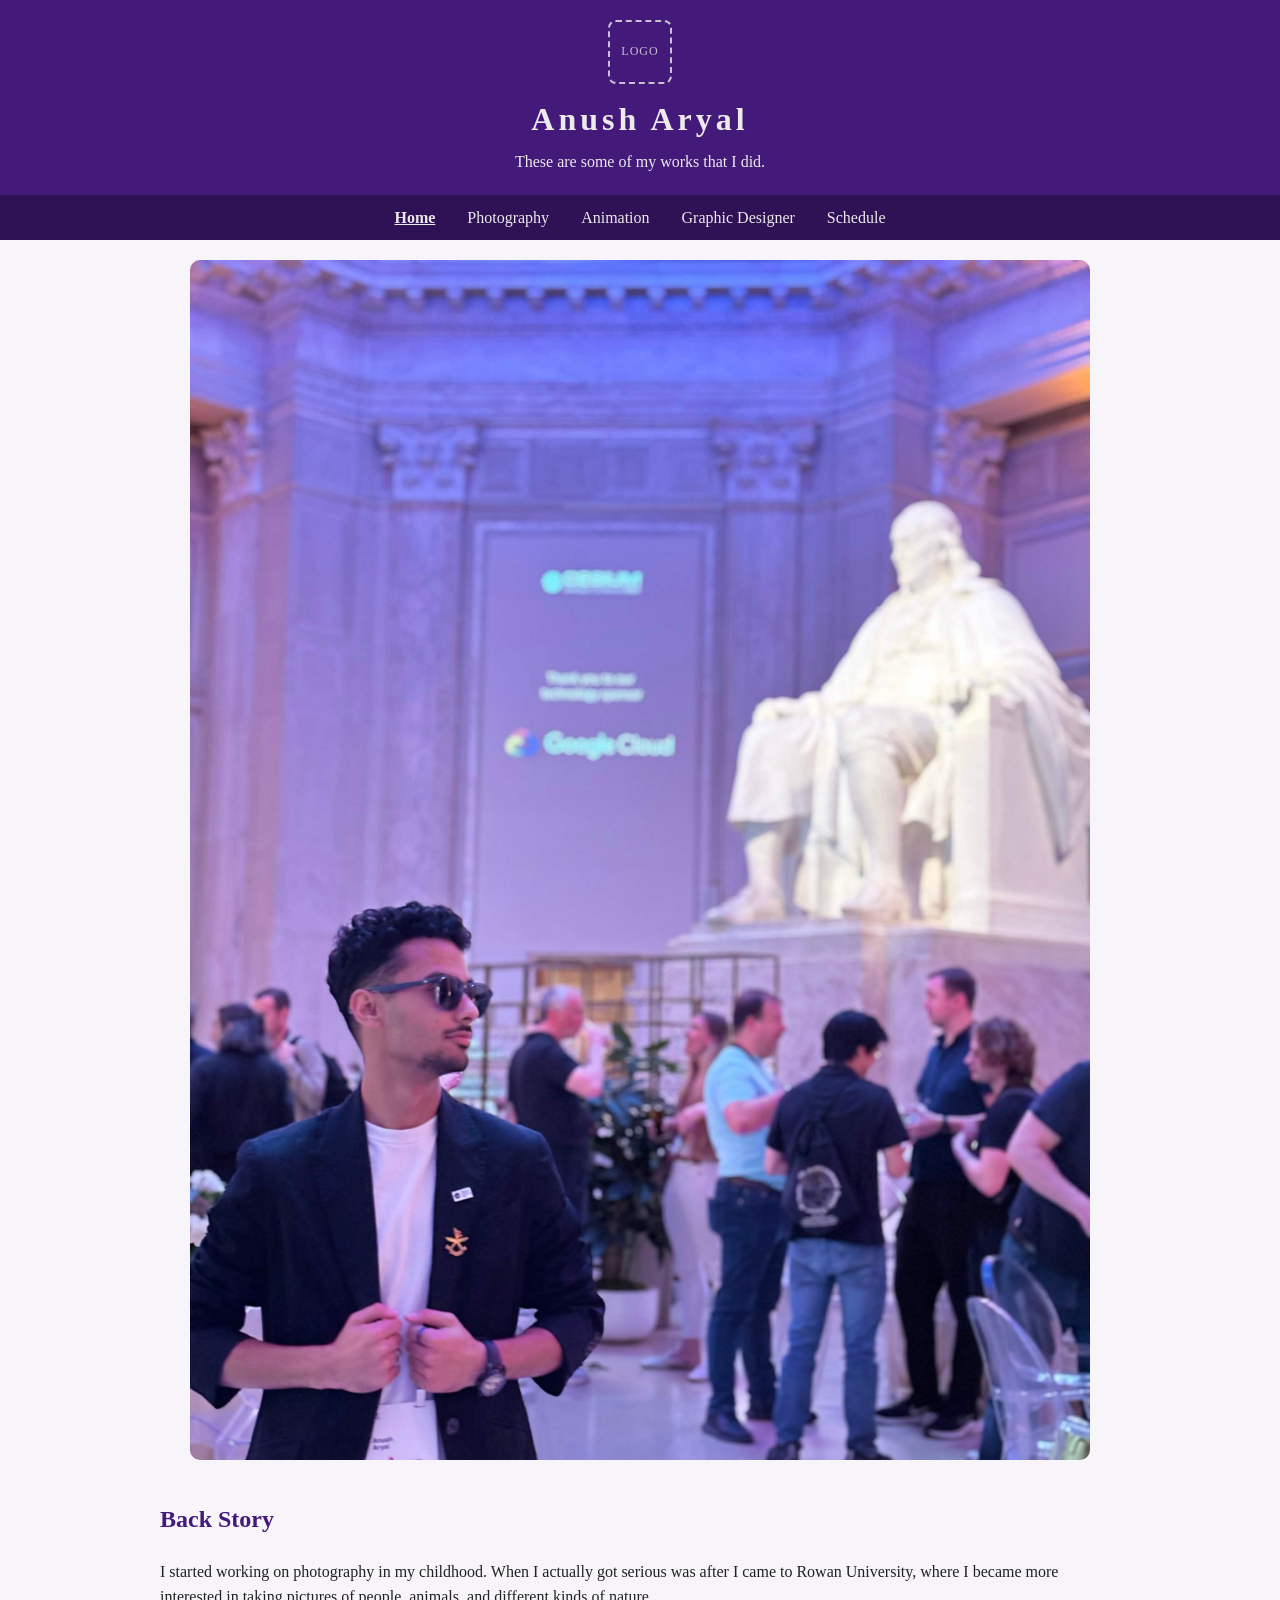
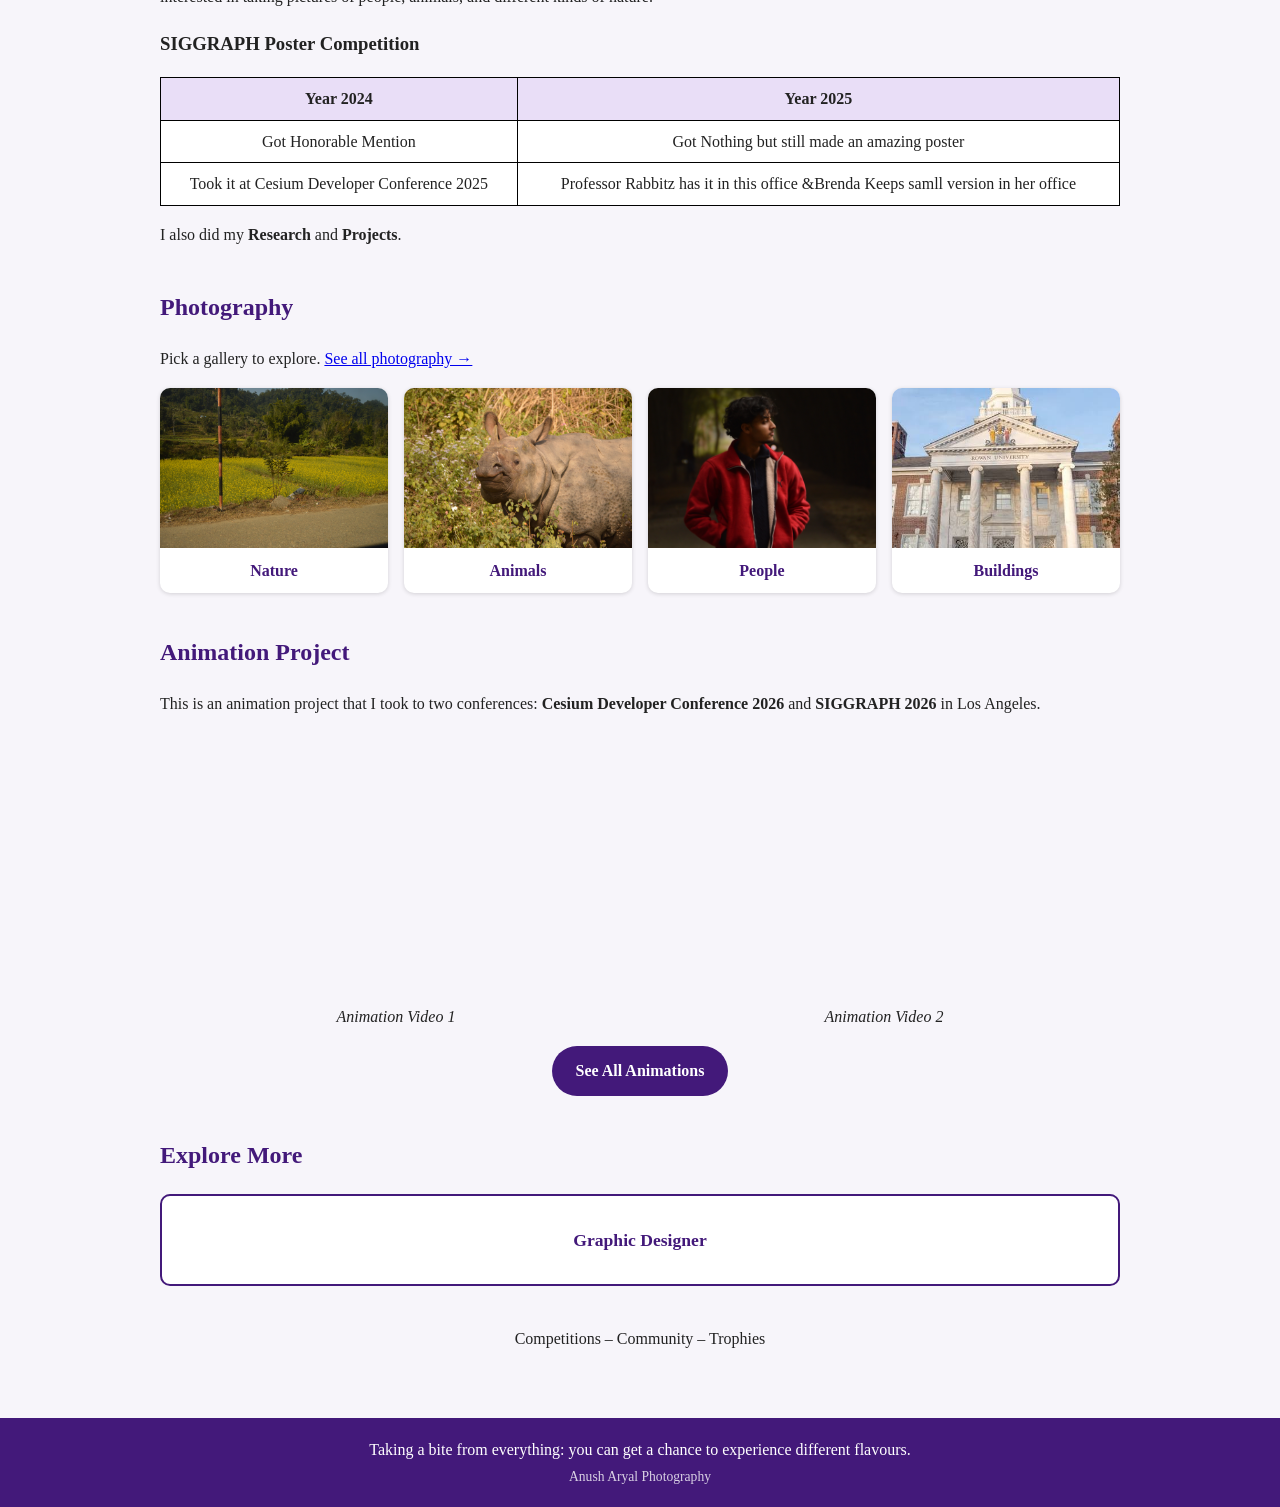
<file: index.html>
<!-- Anush Aryal Web Dev -->
<!DOCTYPE html>
<html lang="en">
<head>
  <meta charset="UTF-8">
  <meta name="viewport" content="width=device-width, initial-scale=1">
  <title>Home | Anush Aryal</title>
  <link rel="stylesheet" href="Gaming.css">
</head>
<body>

  <header>
    <div class="logo-box" aria-label="Logo placeholder">LOGO</div>
    <h1>Anush Aryal</h1>
    <p>These are some of my works that I did.</p>
  </header>

  <nav>
    <a href="index.html" class="active">Home</a>
    <a href="photography.html">Photography</a>
    <a href="animation.html">Animation</a>
    <a href="graphic-designer.html">Graphic Designer</a>
    <a href="schedule.html">Schedule</a>
  </nav>

  <main>
    <section class="java">
      <img src="Me.jpg" alt="Me">
    </section>

    <section class="story">
      <h2>Back Story</h2>
      <p>
        I started working on photography in my childhood. When I actually got serious
        was after I came to Rowan University, where I became more interested in taking
        pictures of people, animals, and different kinds of nature.
      </p>

      <h3>SIGGRAPH Poster Competition</h3>
      <table>
        <tr><th>Year 2024</th><th>Year 2025</th></tr>
        <tr><td>Got Honorable Mention</td><td>Got Nothing but still made an amazing poster</td></tr>
        <tr><td>Took it at Cesium Developer Conference 2025</td><td> Professor Rabbitz has it in this office &Brenda Keeps samll version in her office</td></tr>
      </table>

      <p>I also did my <b>Research</b> and <b>Projects</b>.</p>
    </section>

    <!-- Photography: each picture is its own button, all leading to the Photography page -->
    <section id="photography">
      <h2>Photography</h2>
      <p>Pick a gallery to explore. <a href="photography.html">See all photography &rarr;</a></p>
      <div class="button-grid">
        <a class="picture-button" href="nature.html">
          <img src="Mustard Field.JPG" alt="Nature gallery cover">
          <span>Nature</span>
        </a>
        <a class="picture-button" href="animals.html">
          <img src="Rhino Close-Up.JPG" alt="Animals gallery cover">
          <span>Animals</span>
        </a>
        <a class="picture-button" href="people.html">
          <img src="Bro.JPG" alt="People gallery cover">
          <span>People</span>
        </a>
        <a class="picture-button" href="buildings.html">
          <img src="Rowan University.jpg" alt="Buildings gallery cover">
          <span>Buildings</span>
        </a>
      </div>
    </section>

    <!-- Animation preview: two videos, with a button through to the full Animation page -->
    <section id="animation">
      <h2>Animation Project</h2>
      <p>
        This is an animation project that I took to two conferences:
        <b>Cesium Developer Conference 2026</b> and <b>SIGGRAPH 2026</b> in Los Angeles.
      </p>
      <div class="videos">
        <figure>
          <div class="video-wrap">
            <iframe
              src="https://www.youtube.com/embed/67TB1WocjVw"
              title="Animation project video 1"
              allow="accelerometer; autoplay; clipboard-write; encrypted-media; gyroscope; picture-in-picture"
              allowfullscreen>
            </iframe>
          </div>
          <figcaption>Animation Video 1</figcaption>
        </figure>
        <figure>
          <div class="video-wrap">
            <iframe
              src="https://www.youtube.com/embed/-yKDWvt7wQc"
              title="Animation project video 2"
              allow="accelerometer; autoplay; clipboard-write; encrypted-media; gyroscope; picture-in-picture"
              allowfullscreen>
            </iframe>
          </div>
          <figcaption>Animation Video 2</figcaption>
        </figure>
      </div>
      <div class="cta-wrap">
        <a class="cta-button" href="animation.html">See All Animations</a>
      </div>
    </section>

    <!-- Explore -->
    <section id="explore">
      <h2>Explore More</h2>
      <div class="button-grid">
        <a class="text-button" href="graphic-designer.html"> Graphic Designer</a>
      </div>
    </section>

    <p class="extras">Competitions &ndash; Community &ndash; Trophies</p>
  </main>

  <footer>
    <p>Taking a bite from everything: you can get a chance to experience different flavours.</p>
    <p class="credit">Anush Aryal Photography</p>
  </footer>

</body>
</html>
</file>
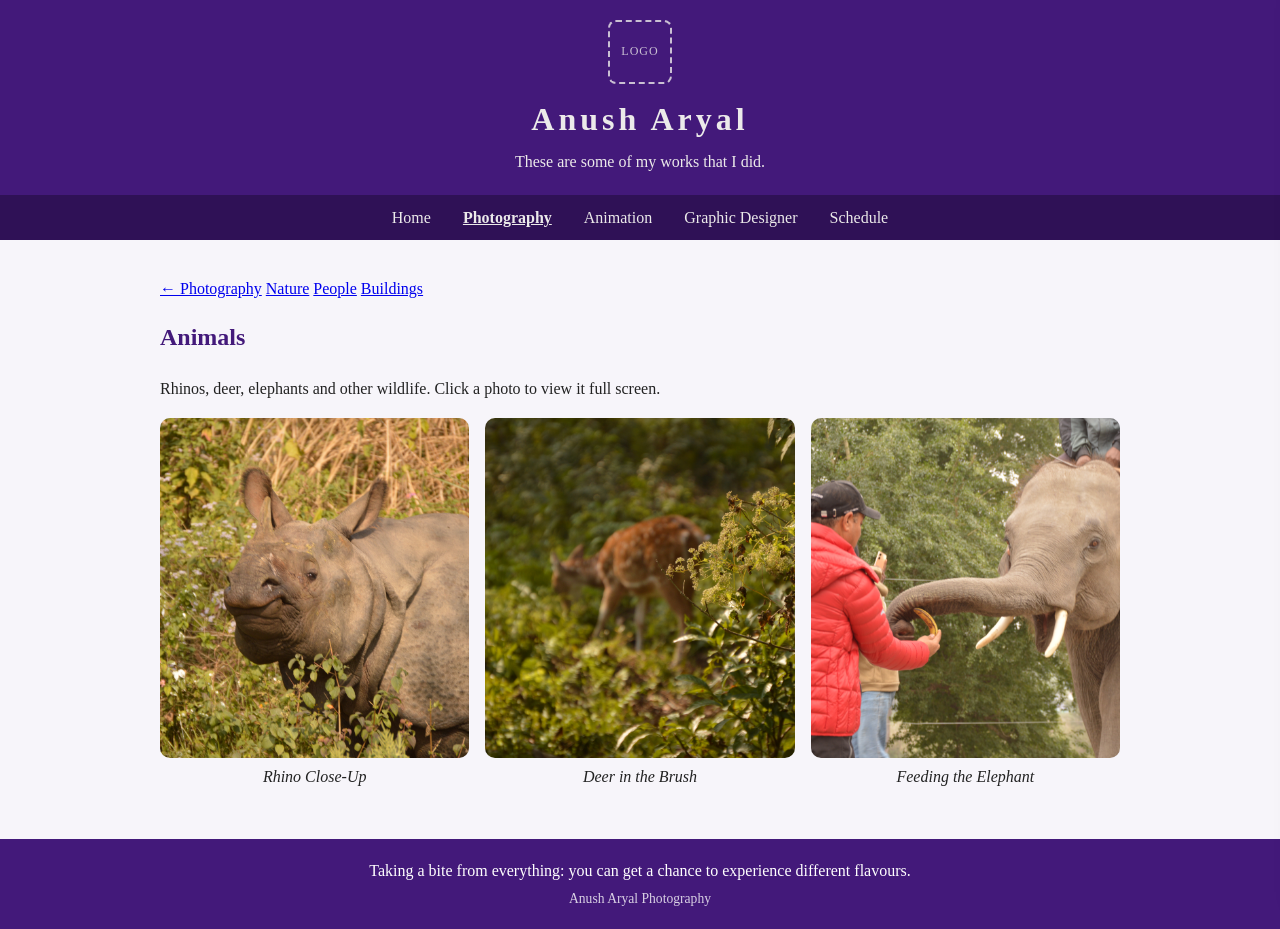
<file: animals.html>
<!DOCTYPE html>
<html lang="en">
<head>
  <meta charset="UTF-8">
  <meta name="viewport" content="width=device-width, initial-scale=1">
  <title>Animals | Anush Aryal</title>
  <link rel="stylesheet" href="Gaming.css">
</head>
<body>

  <header>
    <div class="logo-box" aria-label="Logo placeholder">LOGO</div>
    <h1>Anush Aryal</h1>
    <p>These are some of my works that I did.</p>
  </header>

  <nav>
    <a href="index.html">Home</a>
    <a href="photography.html" class="active">Photography</a>
    <a href="animation.html">Animation</a>
    <a href="graphic-designer.html">Graphic Designer</a>
    <a href="schedule.html">Schedule</a>
  </nav>

  <main>
    <p class="subnav"><a href="photography.html">&larr; Photography</a> <a href="nature.html">Nature</a> <a href="people.html">People</a> <a href="buildings.html">Buildings</a></p>
    <h2>Animals</h2>
    <p>Rhinos, deer, elephants and other wildlife. Click a photo to view it full screen.</p>
    <div class="gallery gallery-wide">
      <figure>
        <img src="Rhino Close-Up.JPG" alt="A close-up of a one-horned rhino among green plants">
        <figcaption>Rhino Close-Up</figcaption>
      </figure>
      <figure>
        <img src="Deer in the Brush.JPG" alt="A deer grazing among green bushes">
        <figcaption>Deer in the Brush</figcaption>
      </figure>
      <figure>
        <img src="Feeding the Elephant.JPG" alt="A man in a red jacket feeding a banana to an elephant">
        <figcaption>Feeding the Elephant</figcaption>
      </figure>
    </div>
  </main>

  <footer>
    <p>Taking a bite from everything: you can get a chance to experience different flavours.</p>
    <p class="credit">Anush Aryal Photography</p>
  </footer>

  <script src="gallery.js"></script>

</body>
</html>
</file>
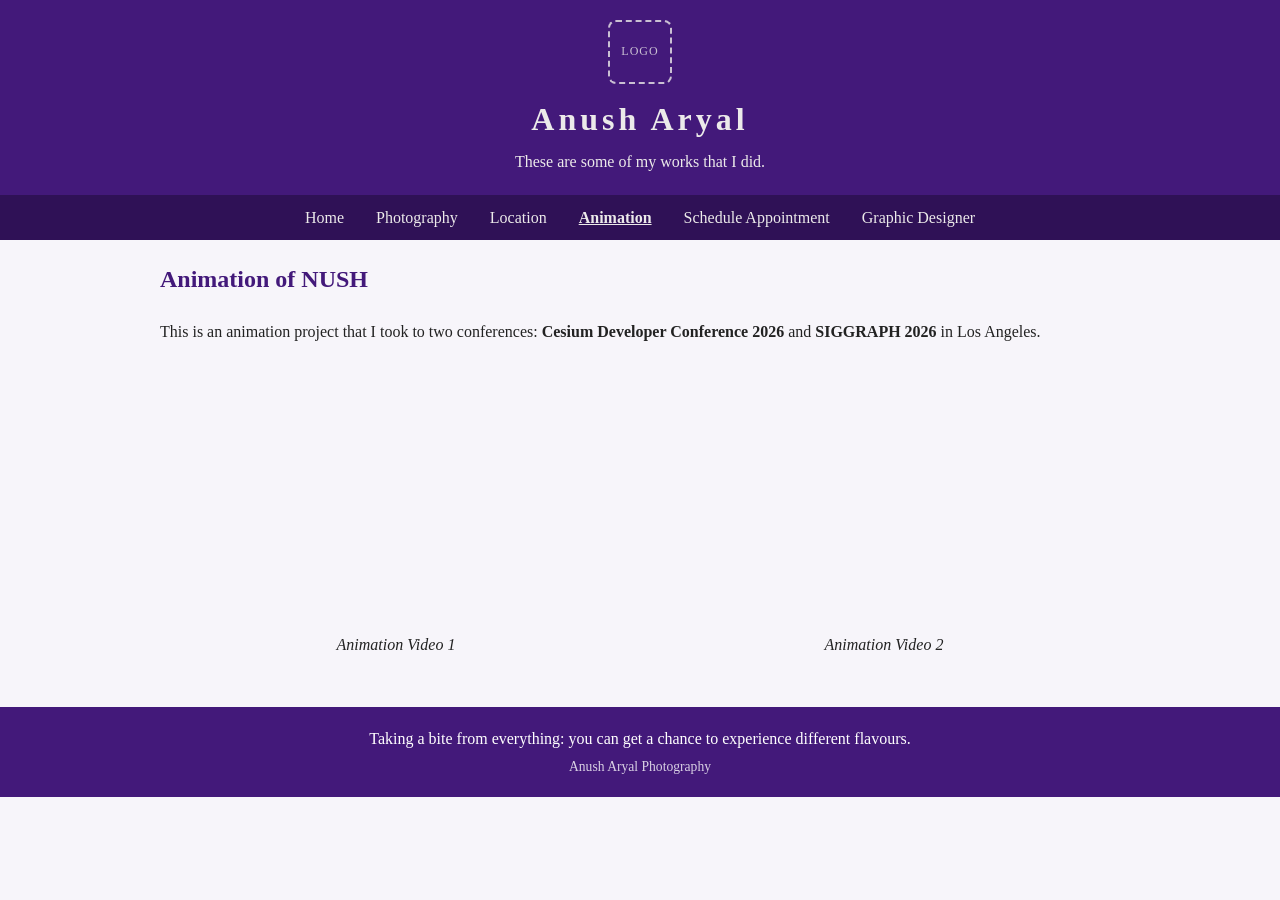
<file: animation.html>
<!-- Anush Aryal Web Dev -->
<!DOCTYPE html>
<html lang="en">
<head>
  <meta charset="UTF-8">
  <meta name="viewport" content="width=device-width, initial-scale=1">
  <title>Animation | Anush Aryal</title>
  <link rel="stylesheet" href="Gaming.css">
</head>
<body>

  <header>
    <div class="logo-box" aria-label="Logo placeholder">LOGO</div>
    <h1>Anush Aryal</h1>
    <p>These are some of my works that I did.</p>
  </header>

  <nav>
    <a href="index.html">Home</a>
    <a href="photography.html">Photography</a>
    <a href="location.html">Location</a>
    <a href="animation.html" class="active">Animation</a>
    <a href="schedule.html">Schedule Appointment</a>
    <a href="graphic-designer.html">Graphic Designer</a>
  </nav>

  <main>
    <h2>Animation of NUSH</h2>
    <p>
      This is an animation project that I took to two conferences:
      <b>Cesium Developer Conference 2026</b> and <b>SIGGRAPH 2026</b> in Los Angeles.
    </p>
    <div class="videos">
      <figure>
        <div class="video-wrap">
          <iframe
            src="https://www.youtube.com/embed/67TB1WocjVw"
            title="Animation project video 1"
            allow="accelerometer; autoplay; clipboard-write; encrypted-media; gyroscope; picture-in-picture"
            allowfullscreen>
          </iframe>
        </div>
        <figcaption>Animation Video 1</figcaption>
      </figure>
      <figure>
        <div class="video-wrap">
          <iframe
            src="https://www.youtube.com/embed/-yKDWvt7wQc"
            title="Animation project video 2"
            allow="accelerometer; autoplay; clipboard-write; encrypted-media; gyroscope; picture-in-picture"
            allowfullscreen>
          </iframe>
        </div>
        <figcaption>Animation Video 2</figcaption>
      </figure>
    </div>
  </main>

  <footer>
    <p>Taking a bite from everything: you can get a chance to experience different flavours.</p>
    <p class="credit">Anush Aryal Photography</p>
  </footer>

</body>
</html>
</file>
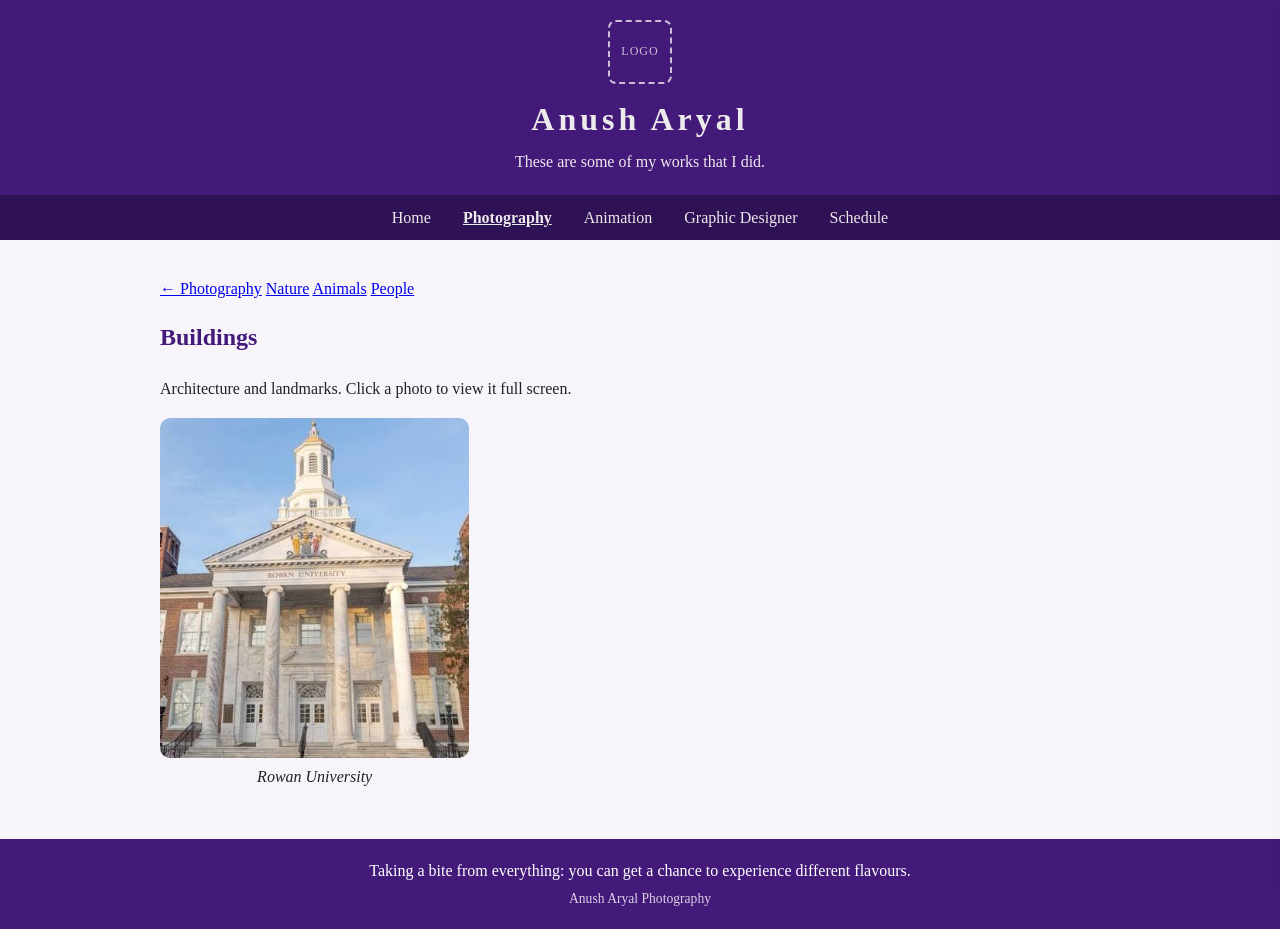
<file: buildings.html>
<!DOCTYPE html>
<html lang="en">
<head>
  <meta charset="UTF-8">
  <meta name="viewport" content="width=device-width, initial-scale=1">
  <title>Buildings | Anush Aryal</title>
  <link rel="stylesheet" href="Gaming.css">
</head>
<body>

  <header>
    <div class="logo-box" aria-label="Logo placeholder">LOGO</div>
    <h1>Anush Aryal</h1>
    <p>These are some of my works that I did.</p>
  </header>

  <nav>
    <a href="index.html">Home</a>
    <a href="photography.html" class="active">Photography</a>
    <a href="animation.html">Animation</a>
    <a href="graphic-designer.html">Graphic Designer</a>
    <a href="schedule.html">Schedule</a>
  </nav>

  <main>
    <p class="subnav"><a href="photography.html">&larr; Photography</a> <a href="nature.html">Nature</a> <a href="animals.html">Animals</a> <a href="people.html">People</a></p>
    <h2>Buildings</h2>
    <p>Architecture and landmarks. Click a photo to view it full screen.</p>
    <div class="gallery gallery-wide">
      <figure>
        <img src="Rowan University.jpg" alt="Rowan University hall with white columns and a cupola">
        <figcaption>Rowan University</figcaption>
      </figure>
    </div>
  </main>

  <footer>
    <p>Taking a bite from everything: you can get a chance to experience different flavours.</p>
    <p class="credit">Anush Aryal Photography</p>
  </footer>

  <script src="gallery.js"></script>

</body>
</html>
</file>
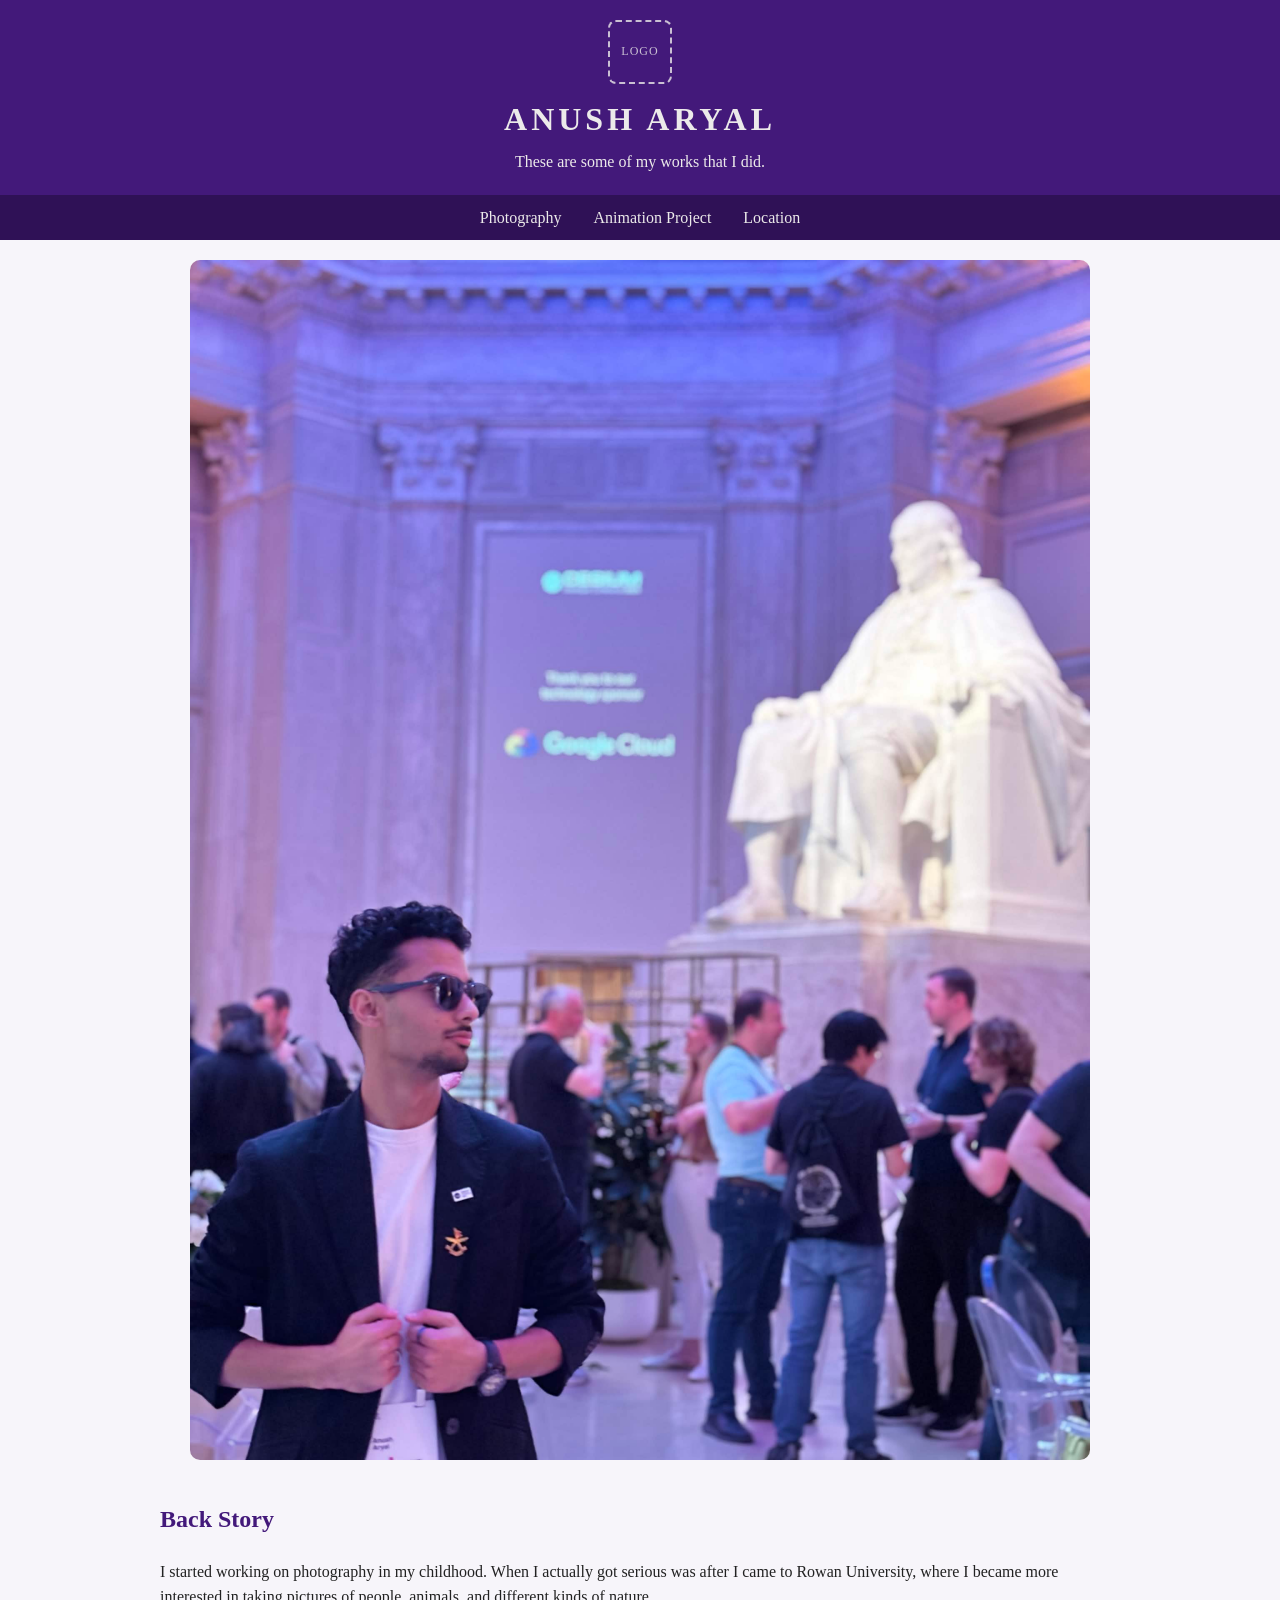
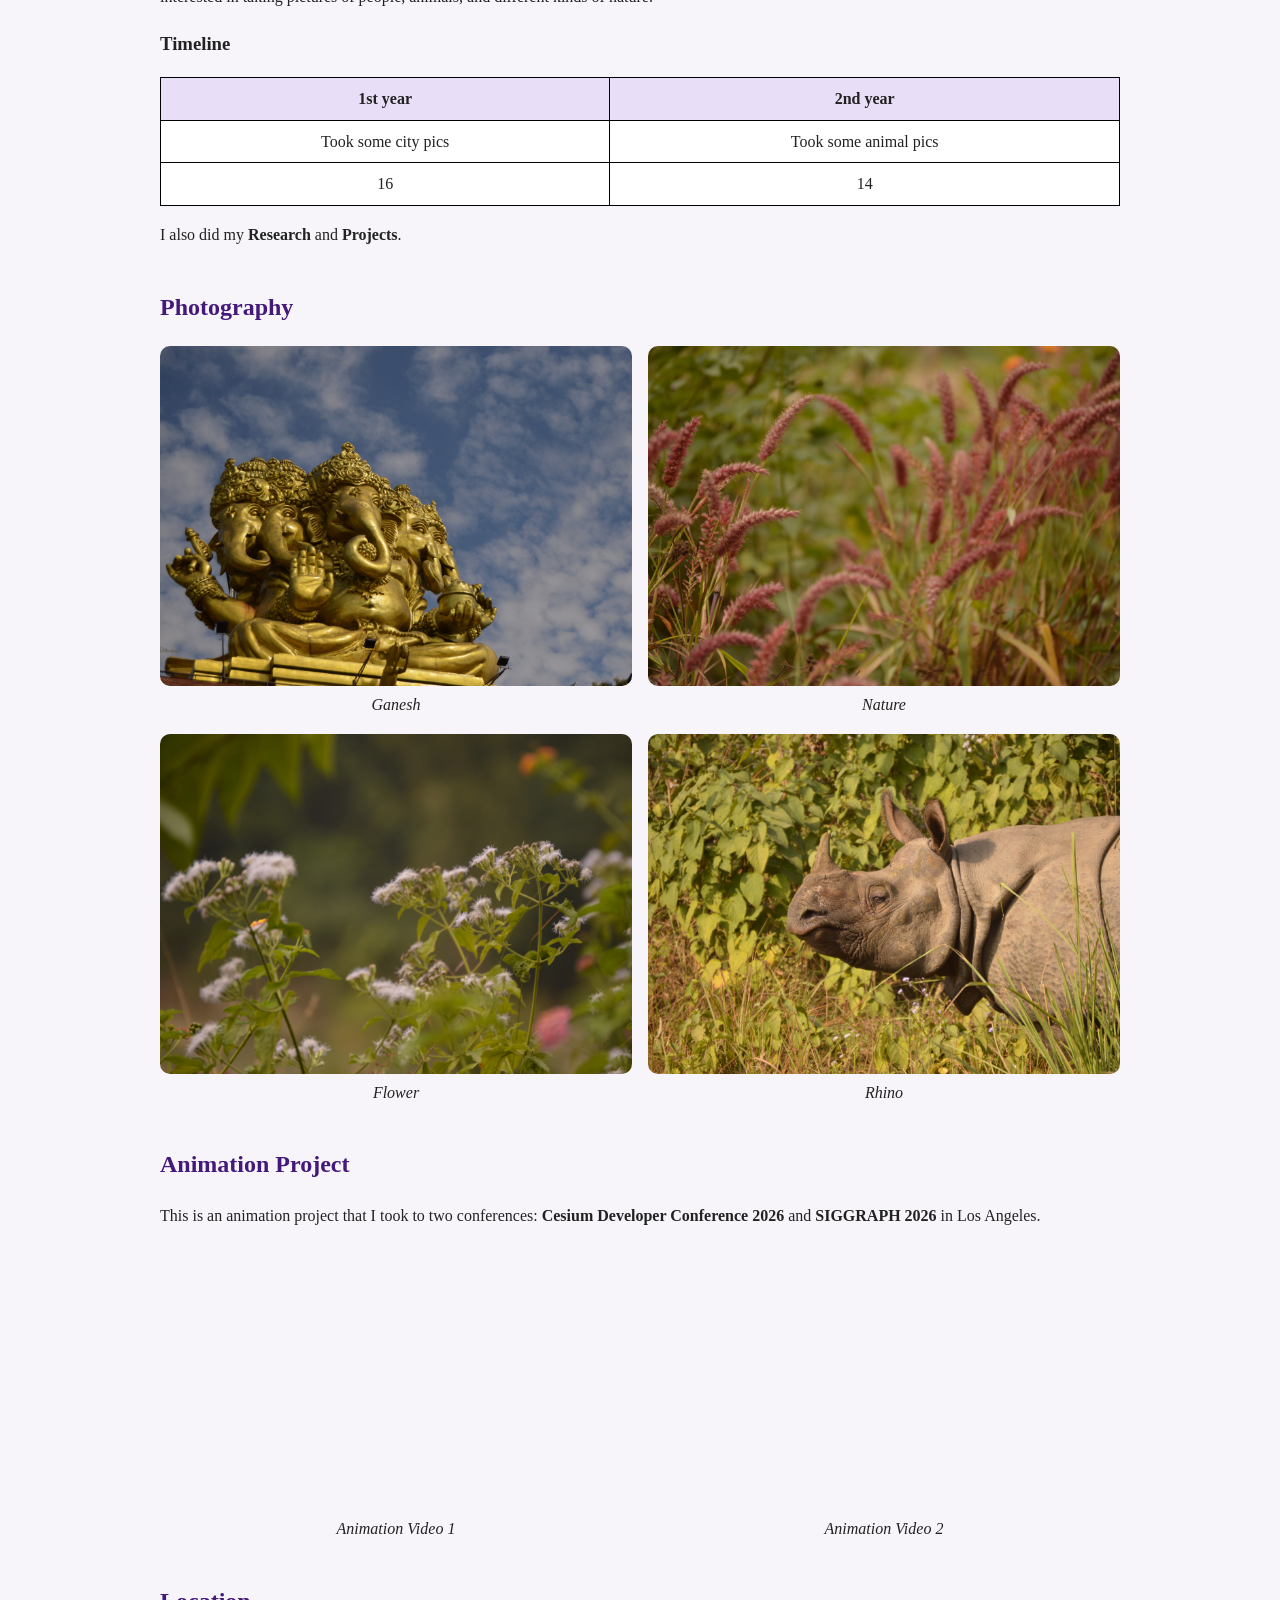
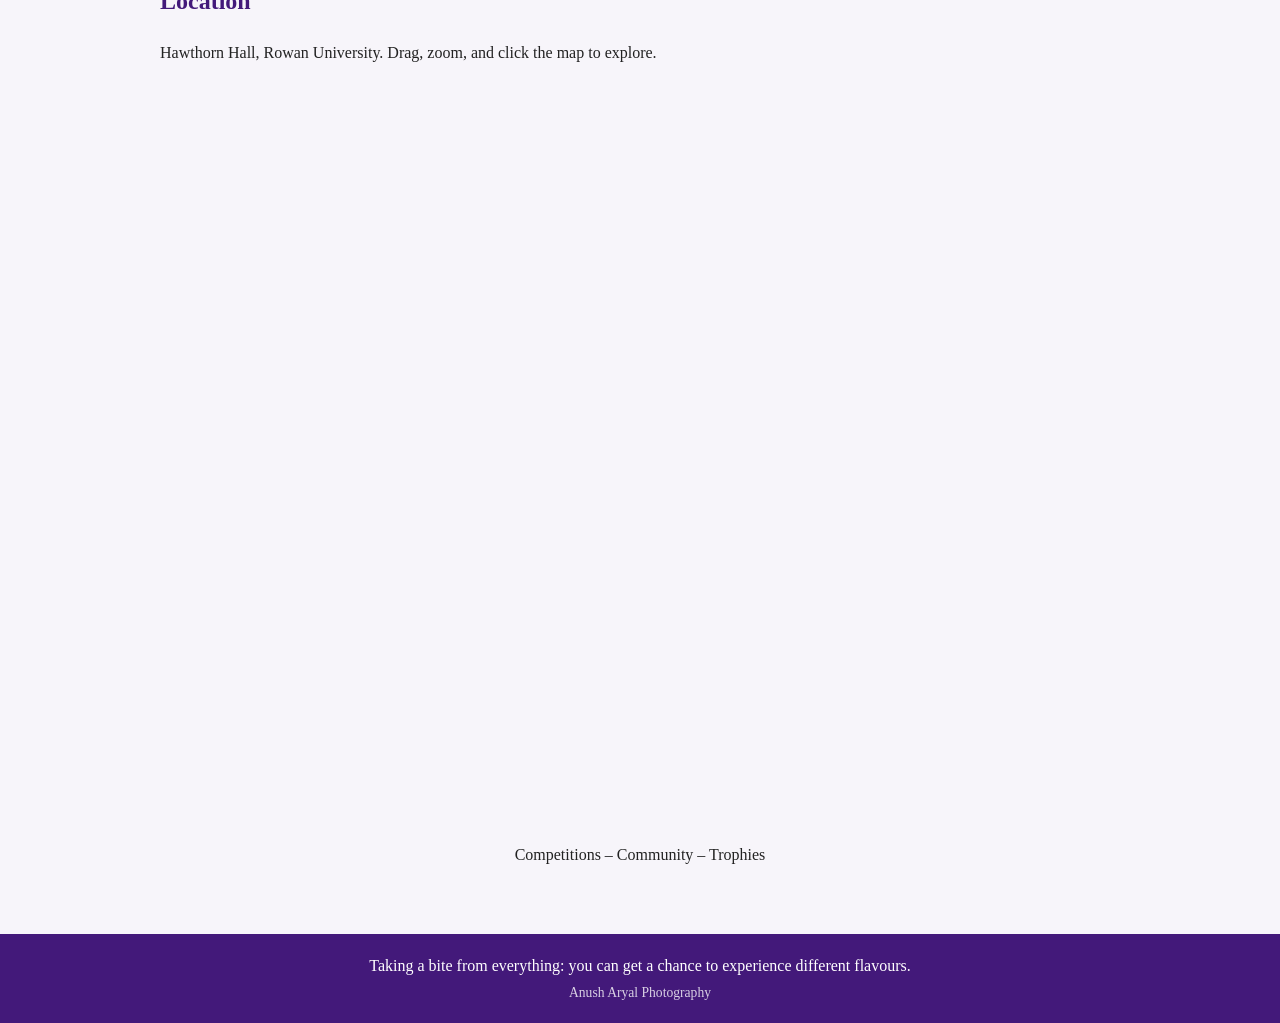
<file: gaming.html>
<!DOCTYPE html>
<html lang="en">
<head>
  <meta charset="UTF-8">
  <meta name="viewport" content="width=device-width, initial-scale=1">
  <title>ANUSH ARYAL | Photography &amp; Animation</title>
  <link rel="stylesheet" href="Gaming.css">
</head>
<body>

  
  <header>
    <div class="logo-box" aria-label="Logo placeholder">LOGO</div>
    <h1>ANUSH ARYAL</h1>
    <p>These are some of my works that I did.</p>
  </header>

  <nav>
    <a href="#photography">Photography</a>
    <a href="#animation">Animation Project</a>
    <a href="#location">Location</a>
  </nav>

  <main>

    
    <section class="java">
      <img src="Me.jpg" alt="Me">
    </section>

    <section class="story">
      <h2>Back Story</h2>
      <p>
        I started working on photography in my childhood. When I actually got serious
        was after I came to Rowan University, where I became more interested in taking
        pictures of people, animals, and different kinds of nature.
      </p>

      <h3>Timeline</h3>
      <table>
        <tr>
          <th>1st year</th>
          <th>2nd year</th>
        </tr>
        <tr>
          <td>Took some city pics</td>
          <td>Took some animal pics</td>
        </tr>
        <tr>
          <td>16</td>
          <td>14</td>
        </tr>
      </table>

      <p>I also did my <b>Research</b> and <b>Projects</b>.</p>
    </section>

    
    <section id="photography">
      <h2>Photography</h2>
      <div class="gallery">
        <figure>
          <img src="Ganesh.JPG" alt="Golden Ganesh statue against a blue sky">
          <figcaption>Ganesh</figcaption>
        </figure>
        <figure>
          <img src="nature.JPG" alt="Red grass plumes in a green field">
          <figcaption>Nature</figcaption>
        </figure>
        <figure>
          <img src="Flower.JPG" alt="White wildflowers with a blurred green background">
          <figcaption>Flower</figcaption>
        </figure>
        <figure>
          <img src="Rhino.JPG" alt="One-horned rhino in tall grass">
          <figcaption>Rhino</figcaption>
        </figure>
      </div>
    </section>

    <!-- Animation project + YouTube -->
    <section id="animation">
      <h2>Animation Project</h2>
      <p>
        This is an animation project that I took to two conferences:
        <b>Cesium Developer Conference 2026</b> and <b>SIGGRAPH 2026</b> in Los Angeles.
      </p>
      <div class="videos">
        <figure>
          <div class="video-wrap">
            <iframe
              src="https://www.youtube.com/embed/67TB1WocjVw"
              title="Animation project video 1"
              allow="accelerometer; autoplay; clipboard-write; encrypted-media; gyroscope; picture-in-picture"
              allowfullscreen>
            </iframe>
          </div>
          <figcaption>Animation Video 1</figcaption>
        </figure>
        <figure>
          <div class="video-wrap">
            <iframe
              src="https://www.youtube.com/embed/-yKDWvt7wQc"
              title="Animation project video 2"
              allow="accelerometer; autoplay; clipboard-write; encrypted-media; gyroscope; picture-in-picture"
              allowfullscreen>
            </iframe>
          </div>
          <figcaption>Animation Video 2</figcaption>
        </figure>
      </div>
    </section>

    <!-- Interactive map -->
    <section id="location">
      <h2>Location</h2>
      <p>Hawthorn Hall, Rowan University. Drag, zoom, and click the map to explore.</p>
      <div class="map-wrap">
        <iframe
          src="https://www.google.com/maps/embed?pb=!1m18!1m12!1m3!1d3069.3737610325984!2d-75.12381292402388!3d39.70878227156211!2m3!1f0!2f0!3f0!3m2!1i1024!2i768!4f13.1!3m3!1m2!1s0x89c6d7a6465d3539%3A0x6b3dfcfa773c0af8!2sHawthorn%20Hall!5e0!3m2!1sen!2sus!4v1789606079661!5m2!1sen!2sus"
          title="Map of Hawthorn Hall"
          allowfullscreen
          loading="lazy"
          referrerpolicy="no-referrer-when-downgrade">
        </iframe>
      </div>
    </section>

    <p class="extras">Competitions &ndash; Community &ndash; Trophies</p>
  </main>

  <footer>
    <p>Taking a bite from everything: you can get a chance to experience different flavours.</p>
    <p class="credit">Anush Aryal Photography</p>
  </footer>

</body>
</html>
</file>
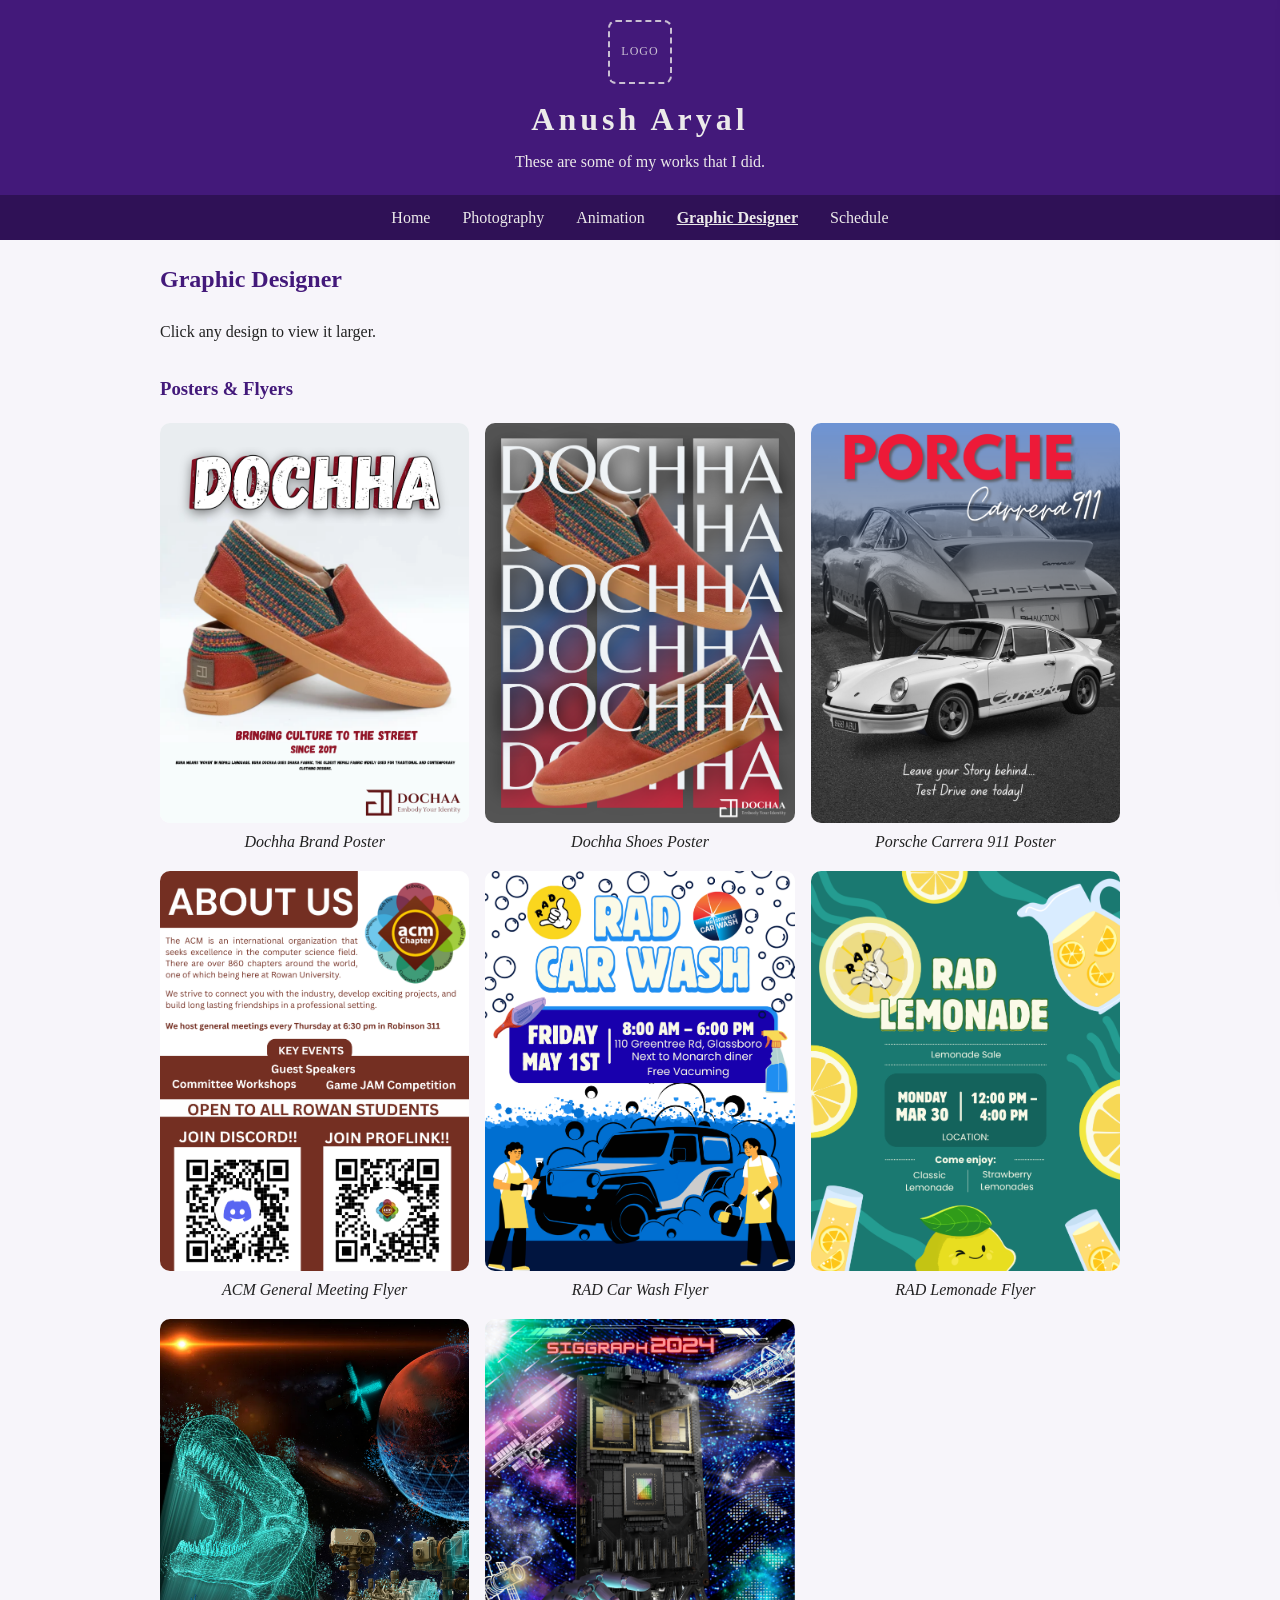
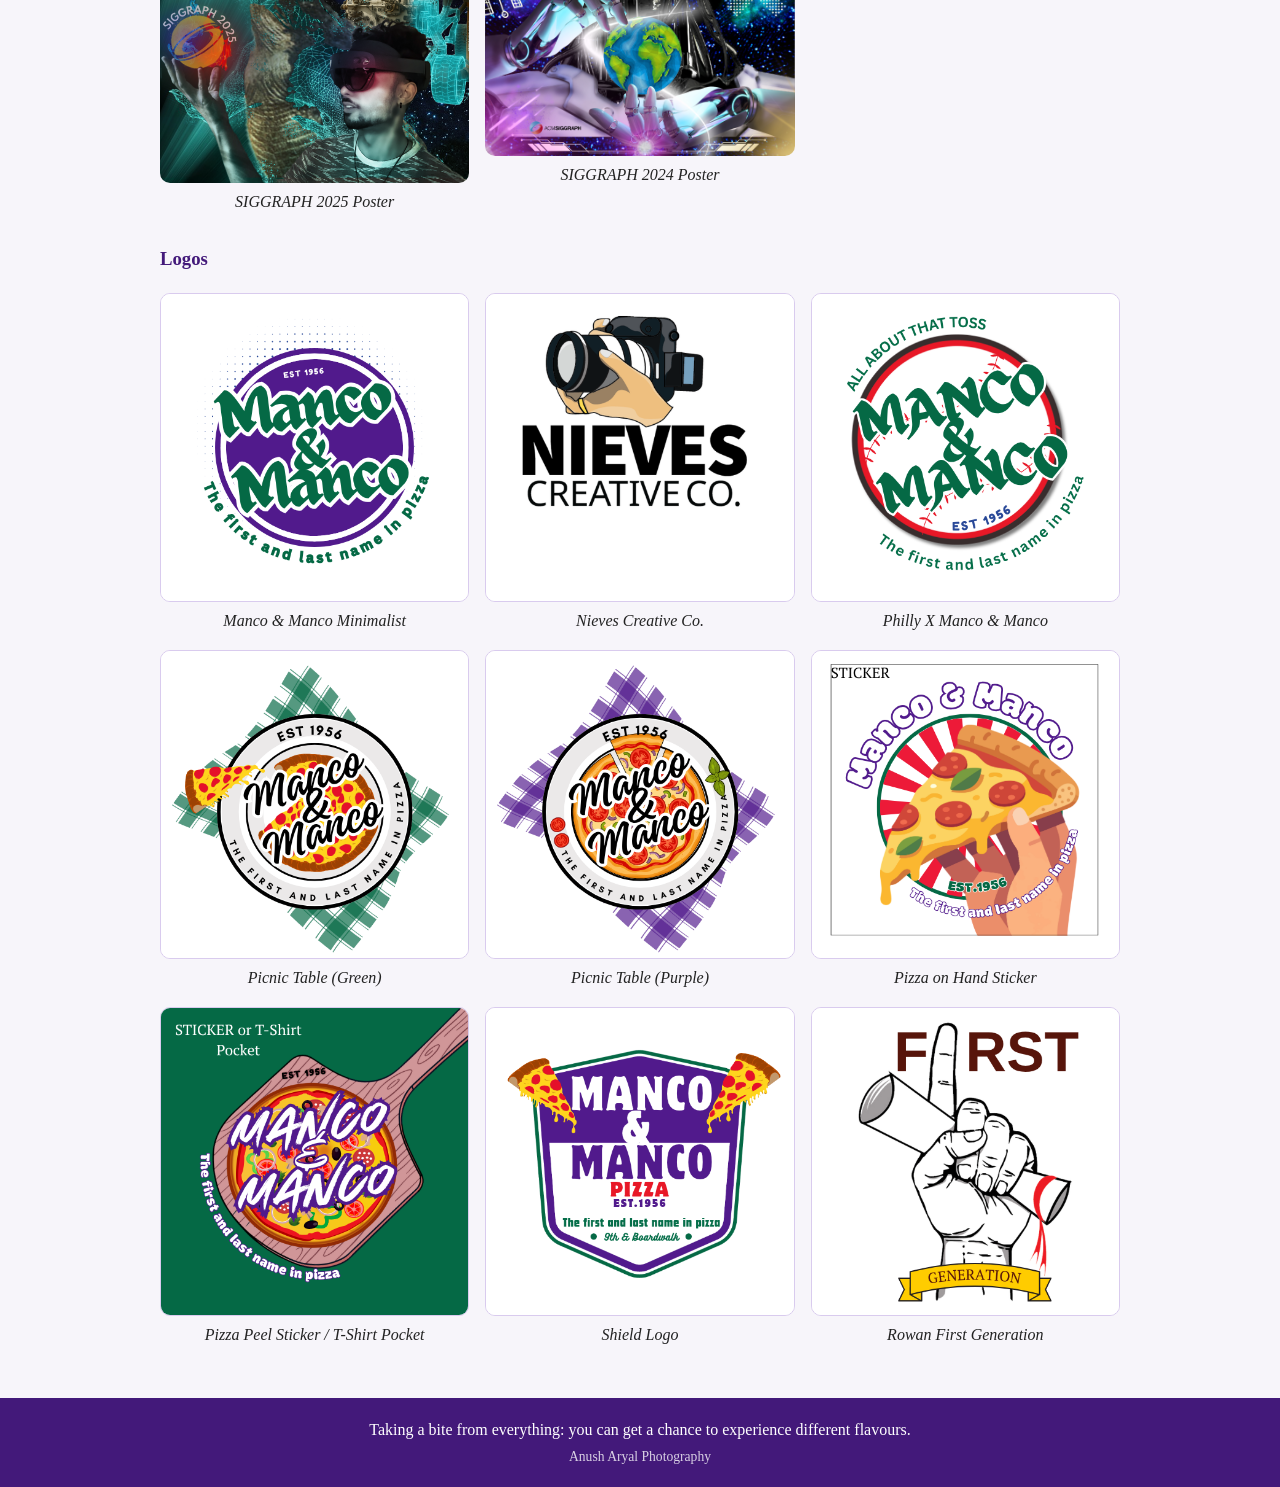
<file: graphic-designer.html>
<!-- Anush Aryal Web Dev -->
<!DOCTYPE html>
<html lang="en">
<head>
  <meta charset="UTF-8">
  <meta name="viewport" content="width=device-width, initial-scale=1">
  <title>Graphic Designer | Anush Aryal</title>
  <link rel="stylesheet" href="Gaming.css">
  <style>
    /* Posters show in full (no cropping) */
    .gallery.gallery-posters { align-items: start; }
    .gallery.gallery-posters img { height: auto; object-fit: contain; background: #fff; }
    /* Logos show in full on a white card */
    .gallery.gallery-logos img { height: auto; aspect-ratio: 1 / 1; object-fit: contain; background: #fff; border: 1px solid #d9cbee; }
  </style>
</head>
<body>

  <header>
    <div class="logo-box" aria-label="Logo placeholder">LOGO</div>
    <h1>Anush Aryal</h1>
    <p>These are some of my works that I did.</p>
  </header>

  <nav>
    <a href="index.html">Home</a>
    <a href="photography.html">Photography</a>
    <a href="animation.html">Animation</a>
    <a href="graphic-designer.html" class="active">Graphic Designer</a>
    <a href="schedule.html">Schedule</a>
  </nav>

  <main>
    <h2>Graphic Designer</h2>
    <p>Click any design to view it larger.</p>

    <h3 class="section-sub">Posters &amp; Flyers</h3>
    <div class="gallery gallery-wide gallery-posters">
      <figure>
        <img src="Dochha brand.png" alt="Dochha shoe brand poster with a red and teal woven slip-on shoe">
        <figcaption>Dochha Brand Poster</figcaption>
      </figure>
      <figure>
        <img src="Dochha shoes.png" alt="Dochha poster with repeated DOCHHA text behind two woven slip-on shoes">
        <figcaption>Dochha Shoes Poster</figcaption>
      </figure>
      <figure>
        <img src="Porche Carrera911.png" alt="Porsche Carrera 911 poster with a white car and a black and white rear view">
        <figcaption>Porsche Carrera 911 Poster</figcaption>
      </figure>
      <figure>
        <img src="ACM General.png" alt="ACM chapter about us flyer with meeting time, key events and QR codes">
        <figcaption>ACM General Meeting Flyer</figcaption>
      </figure>
      <figure>
        <img src="Carwash.png" alt="RAD Car Wash flyer with a blue jeep and two people washing it">
        <figcaption>RAD Car Wash Flyer</figcaption>
      </figure>
      <figure>
        <img src="Lemonade.png" alt="RAD Lemonade sale flyer with lemons and lemonade glasses">
        <figcaption>RAD Lemonade Flyer</figcaption>
      </figure>
      <figure>
        <img src="SIGGRAPH 2025.png" alt="SIGGRAPH 2025 poster with a wireframe dinosaur, Mars and a person in a headset">
        <figcaption>SIGGRAPH 2025 Poster</figcaption>
      </figure>
      <figure>
        <img src="Siggpaph 2024.png" alt="SIGGRAPH 2024 poster with a circuit board, robot hands and the Earth">
        <figcaption>SIGGRAPH 2024 Poster</figcaption>
      </figure>
    </div>

    <h3 class="section-sub">Logos</h3>
    <div class="gallery gallery-wide gallery-logos">
      <figure>
        <img src="Minimilist Manco & Manco.png" alt="Manco and Manco round purple and green pizza logo">
        <figcaption>Manco &amp; Manco Minimalist</figcaption>
      </figure>
      <figure>
        <img src="Nieves Creative.png" alt="Nieves Creative Co. logo with a hand holding a camera">
        <figcaption>Nieves Creative Co.</figcaption>
      </figure>
      <figure>
        <img src="Philly X Manco & Manco.png" alt="Manco and Manco baseball style logo">
        <figcaption>Philly X Manco &amp; Manco</figcaption>
      </figure>
      <figure>
        <img src="Picnic table green.png" alt="Manco and Manco pizza plate logo on green checkered cloth">
        <figcaption>Picnic Table (Green)</figcaption>
      </figure>
      <figure>
        <img src="Picnic table.png" alt="Manco and Manco pizza plate logo on purple checkered cloth">
        <figcaption>Picnic Table (Purple)</figcaption>
      </figure>
      <figure>
        <img src="Pizza on Hand.png" alt="Manco and Manco sticker with a hand holding a pizza slice">
        <figcaption>Pizza on Hand Sticker</figcaption>
      </figure>
      <figure>
        <img src="Pizza.png" alt="Manco and Manco sticker or t-shirt pocket logo on a pizza peel">
        <figcaption>Pizza Peel Sticker / T-Shirt Pocket</figcaption>
      </figure>
      <figure>
        <img src="shield logo.png" alt="Manco and Manco Pizza shield logo with two pizza slices">
        <figcaption>Shield Logo</figcaption>
      </figure>
      <figure>
        <img src="Rowan first.png" alt="First Generation logo with a raised fist holding a diploma">
        <figcaption>Rowan First Generation</figcaption>
      </figure>
    </div>
  </main>

  <footer>
    <p>Taking a bite from everything: you can get a chance to experience different flavours.</p>
    <p class="credit">Anush Aryal Photography</p>
  </footer>

  <script src="gallery.js"></script>

</body>
</html>
</file>
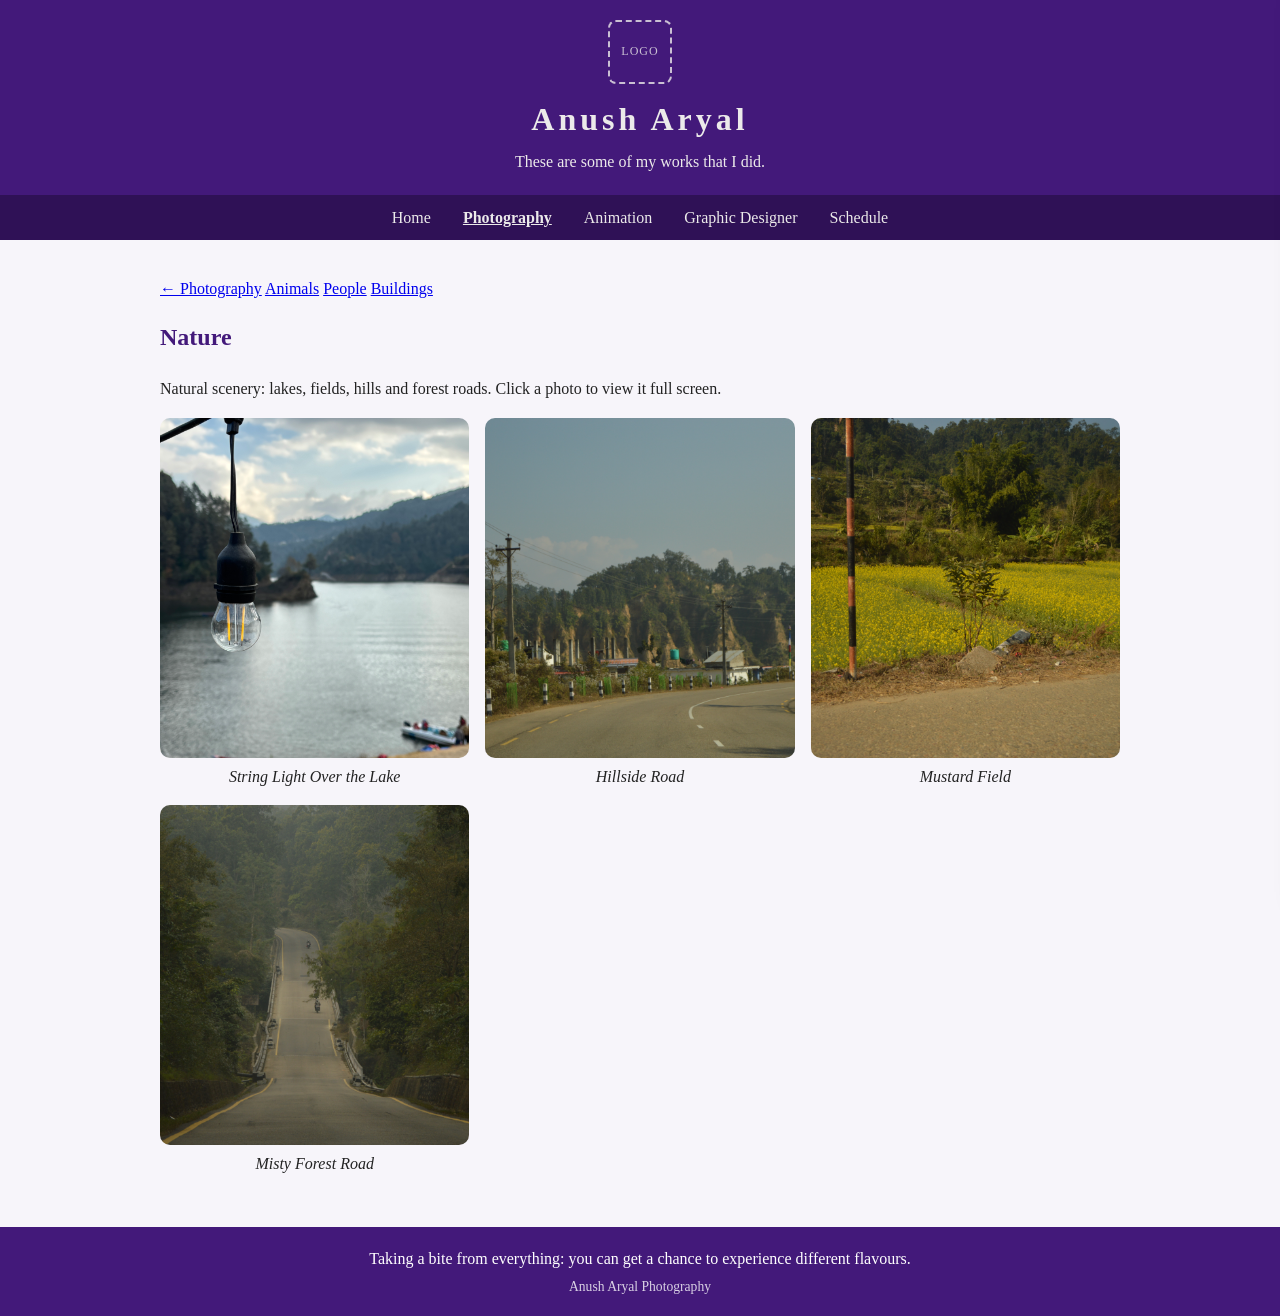
<file: nature.html>
<!DOCTYPE html>
<html lang="en">
<head>
  <meta charset="UTF-8">
  <meta name="viewport" content="width=device-width, initial-scale=1">
  <title>Nature | Anush Aryal</title>
  <link rel="stylesheet" href="Gaming.css">
</head>
<body>

  <header>
    <div class="logo-box" aria-label="Logo placeholder">LOGO</div>
    <h1>Anush Aryal</h1>
    <p>These are some of my works that I did.</p>
  </header>

  <nav>
    <a href="index.html">Home</a>
    <a href="photography.html" class="active">Photography</a>
    <a href="animation.html">Animation</a>
    <a href="graphic-designer.html">Graphic Designer</a>
    <a href="schedule.html">Schedule</a>
  </nav>

  <main>
    <p class="subnav"><a href="photography.html">&larr; Photography</a> <a href="animals.html">Animals</a> <a href="people.html">People</a> <a href="buildings.html">Buildings</a></p>
    <h2>Nature</h2>
    <p>Natural scenery: lakes, fields, hills and forest roads. Click a photo to view it full screen.</p>
    <div class="gallery gallery-wide">
      <figure>
        <img src="String Light Over the Lake.JPG" alt="A hanging string light bulb with a lake and mountains behind it">
        <figcaption>String Light Over the Lake</figcaption>
      </figure>
      <figure>
        <img src="Hillside Road.JPG" alt="A paved road curving past hillside homes and greenery">
        <figcaption>Hillside Road</figcaption>
      </figure>
      <figure>
        <img src="Mustard Field.JPG" alt="A field of yellow mustard flowers below a forested hill">
        <figcaption>Mustard Field</figcaption>
      </figure>
      <figure>
        <img src="Misty Forest Road.JPG" alt="Two motorbikes riding down a misty forest road">
        <figcaption>Misty Forest Road</figcaption>
      </figure>
    </div>
  </main>

  <footer>
    <p>Taking a bite from everything: you can get a chance to experience different flavours.</p>
    <p class="credit">Anush Aryal Photography</p>
  </footer>

  <script src="gallery.js"></script>

</body>
</html>
</file>
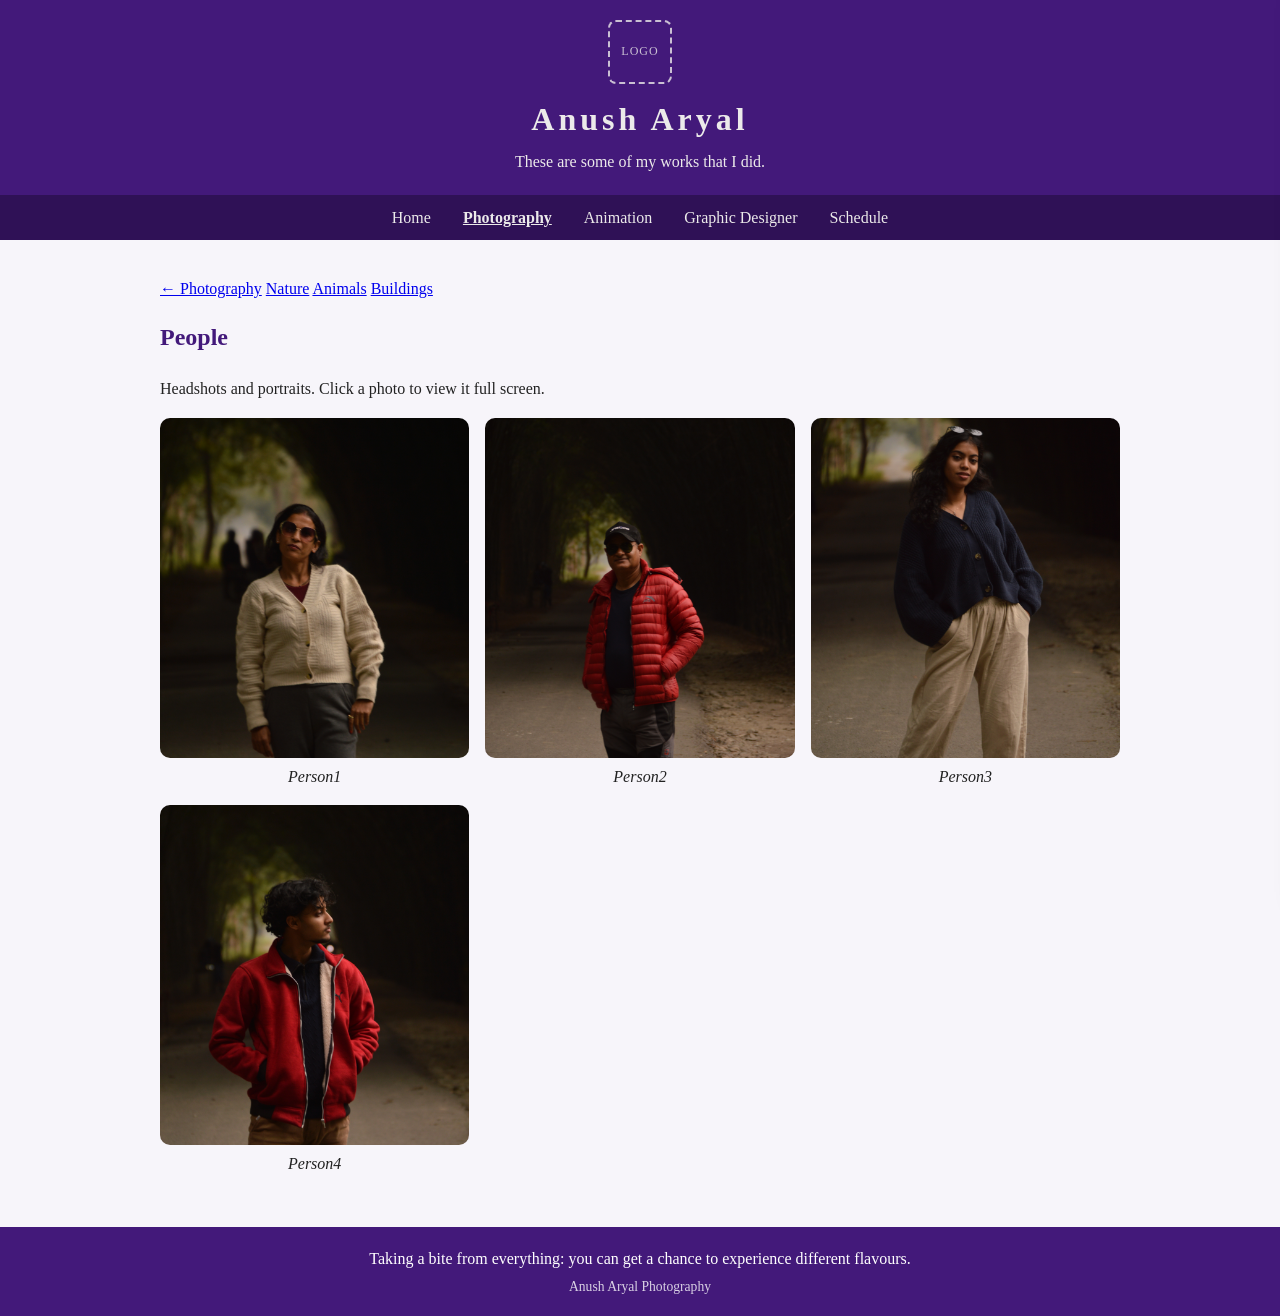
<file: people.html>
<!DOCTYPE html>
<html lang="en">
<head>
  <meta charset="UTF-8">
  <meta name="viewport" content="width=device-width, initial-scale=1">
  <title>People | Anush Aryal</title>
  <link rel="stylesheet" href="Gaming.css">
</head>
<body>

  <header>
    <div class="logo-box" aria-label="Logo placeholder">LOGO</div>
    <h1>Anush Aryal</h1>
    <p>These are some of my works that I did.</p>
  </header>

  <nav>
    <a href="index.html">Home</a>
    <a href="photography.html" class="active">Photography</a>
    <a href="animation.html">Animation</a>
    <a href="graphic-designer.html">Graphic Designer</a>
    <a href="schedule.html">Schedule</a>
  </nav>

  <main>
    <p class="subnav"><a href="photography.html">&larr; Photography</a> <a href="nature.html">Nature</a> <a href="animals.html">Animals</a> <a href="buildings.html">Buildings</a></p>
    <h2>People</h2>
    <p>Headshots and portraits. Click a photo to view it full screen.</p>
    <div class="gallery gallery-wide">
      <figure>
        <img src="Mom.JPG" alt="Portrait of Mom">
        <figcaption>Person1</figcaption>
      </figure>
      <figure>
        <img src="Dad.JPG" alt="Portrait of Dad">
        <figcaption>Person2</figcaption>
      </figure>
      <figure>
        <img src="Sis.JPG" alt="Portrait of Sis">
        <figcaption>Person3</figcaption>
      </figure>
      <figure>
        <img src="Bro.JPG" alt="Portrait of Bro">
        <figcaption>Person4</figcaption>
      </figure>
    </div>
  </main>

  <footer>
    <p>Taking a bite from everything: you can get a chance to experience different flavours.</p>
    <p class="credit">Anush Aryal Photography</p>
  </footer>

  <script src="gallery.js"></script>

</body>
</html>
</file>
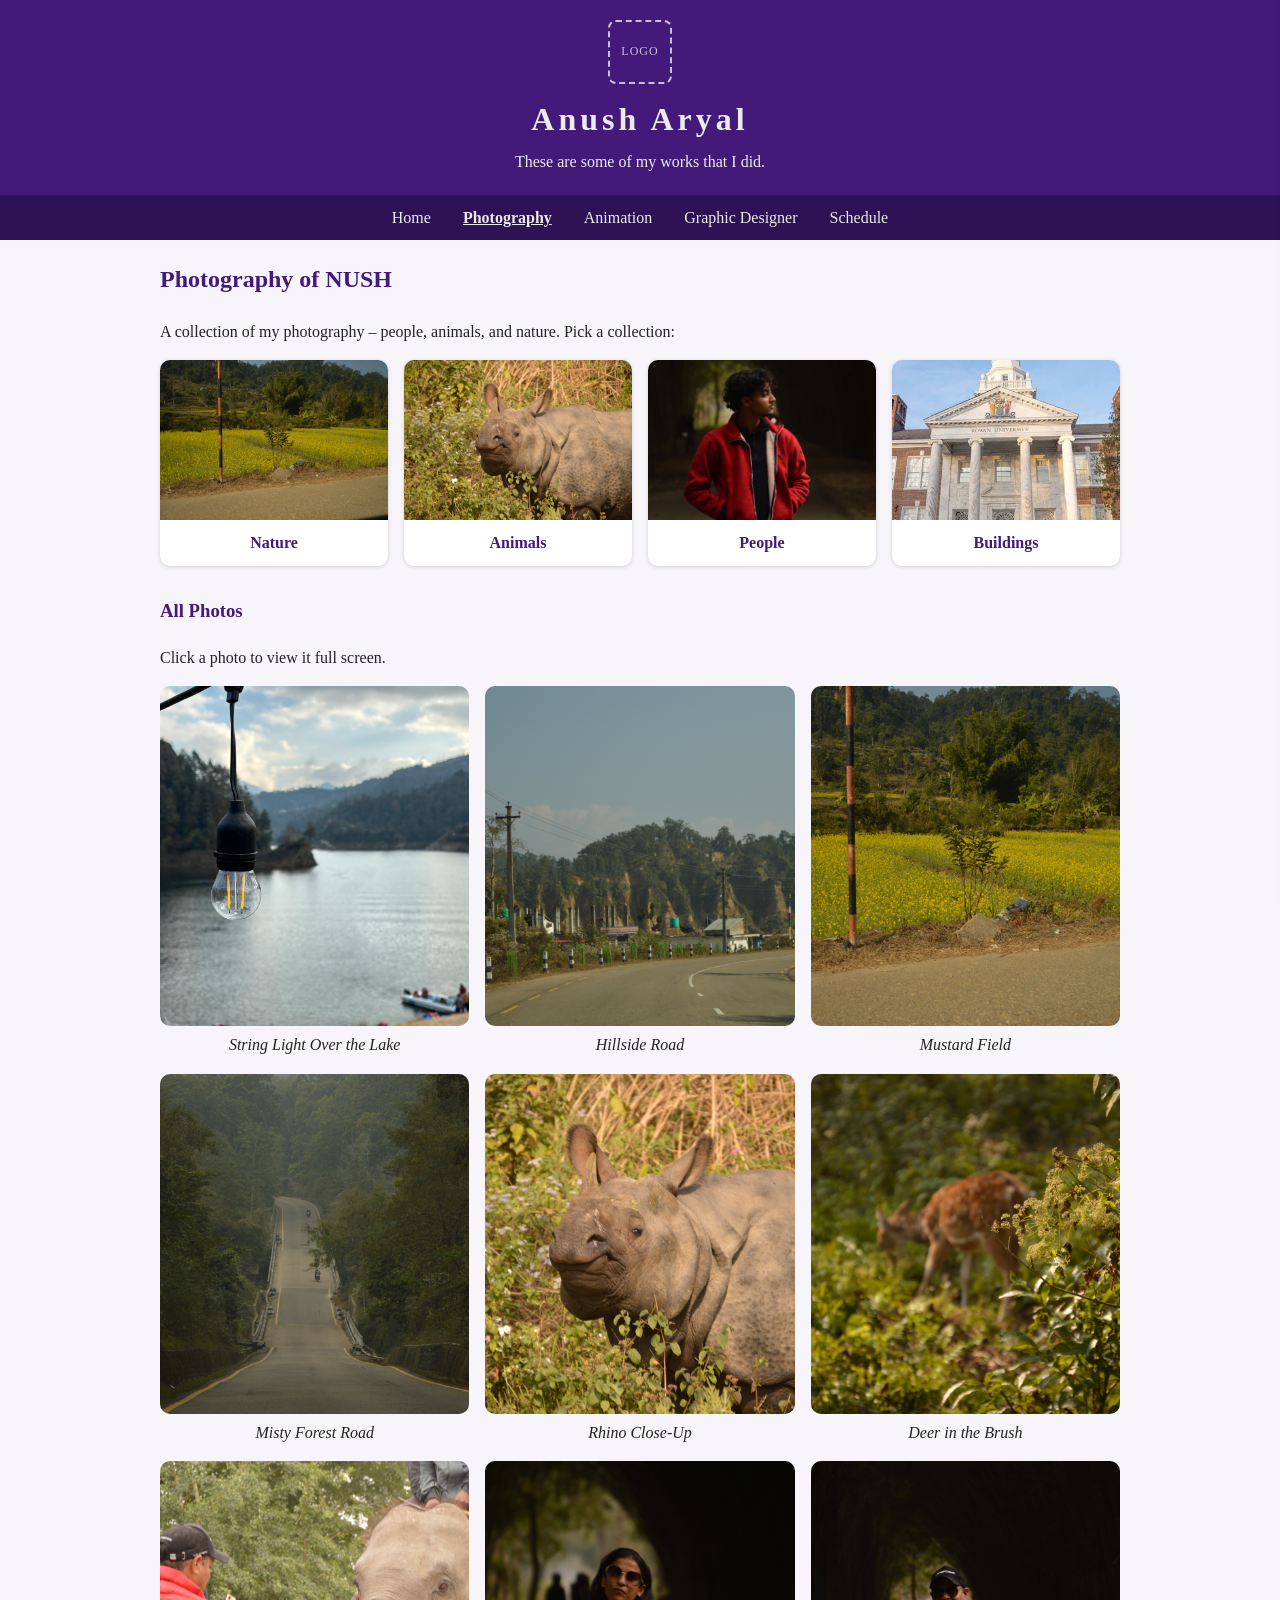
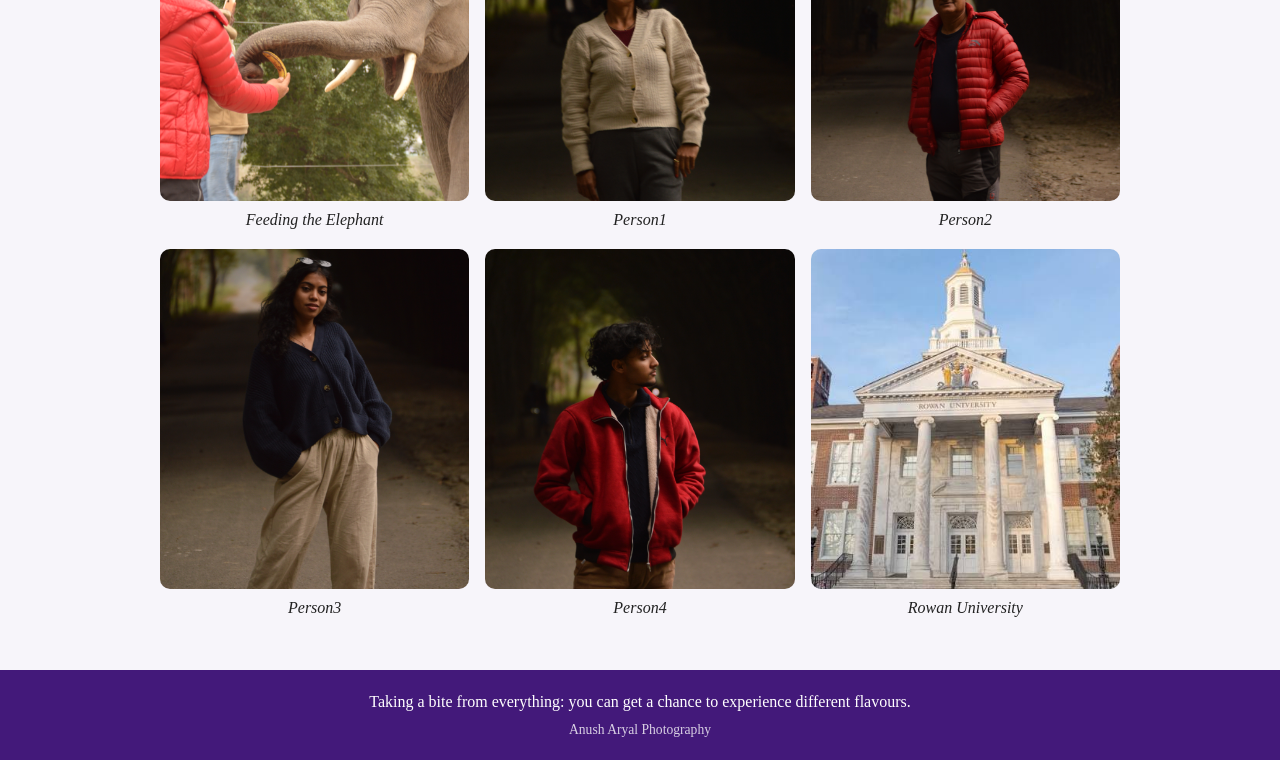
<file: photography.html>
<!-- Anush Aryal Web Dev -->
<!DOCTYPE html>
<html lang="en">
<head>
  <meta charset="UTF-8">
  <meta name="viewport" content="width=device-width, initial-scale=1">
  <title>Photography of NUSH | Anush Aryal</title>
  <link rel="stylesheet" href="Gaming.css">
</head>
<body>

  <header>
    <div class="logo-box" aria-label="Logo placeholder">LOGO</div>
    <h1>Anush Aryal</h1>
    <p>These are some of my works that I did.</p>
  </header>

  <nav>
    <a href="index.html">Home</a>
    <a href="photography.html" class="active">Photography</a>
    <a href="animation.html">Animation</a>
    <a href="graphic-designer.html">Graphic Designer</a>
    <a href="schedule.html">Schedule</a>
  </nav>

  <main>
    <h2>Photography of NUSH</h2>
    <p>A collection of my photography &ndash; people, animals, and nature. Pick a collection:</p>
    <div class="button-grid">
      <a class="picture-button" href="nature.html">
        <img src="Mustard Field.JPG" alt="Nature collection cover">
        <span>Nature</span>
      </a>
      <a class="picture-button" href="animals.html">
        <img src="Rhino Close-Up.JPG" alt="Animals collection cover">
        <span>Animals</span>
      </a>
      <a class="picture-button" href="people.html">
        <img src="Bro.JPG" alt="People collection cover">
        <span>People</span>
      </a>
      <a class="picture-button" href="buildings.html">
        <img src="Rowan University.jpg" alt="Buildings collection cover">
        <span>Buildings</span>
      </a>
    </div>

    <h3 class="section-sub">All Photos</h3>
    <p>Click a photo to view it full screen.</p>
    <div class="gallery gallery-wide">
      <figure>
        <img src="String Light Over the Lake.JPG" alt="A hanging string light bulb with a lake and mountains behind it">
        <figcaption>String Light Over the Lake</figcaption>
      </figure>
      <figure>
        <img src="Hillside Road.JPG" alt="A paved road curving past hillside homes and greenery">
        <figcaption>Hillside Road</figcaption>
      </figure>
      <figure>
        <img src="Mustard Field.JPG" alt="A field of yellow mustard flowers below a forested hill">
        <figcaption>Mustard Field</figcaption>
      </figure>
      <figure>
        <img src="Misty Forest Road.JPG" alt="Two motorbikes riding down a misty forest road">
        <figcaption>Misty Forest Road</figcaption>
      </figure>
      <figure>
        <img src="Rhino Close-Up.JPG" alt="A close-up of a one-horned rhino among green plants">
        <figcaption>Rhino Close-Up</figcaption>
      </figure>
      <figure>
        <img src="Deer in the Brush.JPG" alt="A deer grazing among green bushes">
        <figcaption>Deer in the Brush</figcaption>
      </figure>
      <figure>
        <img src="Feeding the Elephant.JPG" alt="A man in a red jacket feeding a banana to an elephant">
        <figcaption>Feeding the Elephant</figcaption>
      </figure>
      <figure>
        <img src="Mom.JPG" alt="Portrait of Mom">
        <figcaption>Person1</figcaption>
      </figure>
      <figure>
        <img src="Dad.JPG" alt="Portrait of Dad">
        <figcaption>Person2</figcaption>
      </figure>
      <figure>
        <img src="Sis.JPG" alt="Portrait of Sis">
        <figcaption>Person3</figcaption>
      </figure>
      <figure>
        <img src="Bro.JPG" alt="Portrait of Bro">
        <figcaption>Person4</figcaption>
      </figure>
      <figure>
        <img src="Rowan University.jpg" alt="Rowan University hall with white columns and a cupola">
        <figcaption>Rowan University</figcaption>
      </figure>
    </div>
  </main>

  <footer>
    <p>Taking a bite from everything: you can get a chance to experience different flavours.</p>
    <p class="credit">Anush Aryal Photography</p>
  </footer>

  <script src="gallery.js"></script>

</body>
</html>
</file>
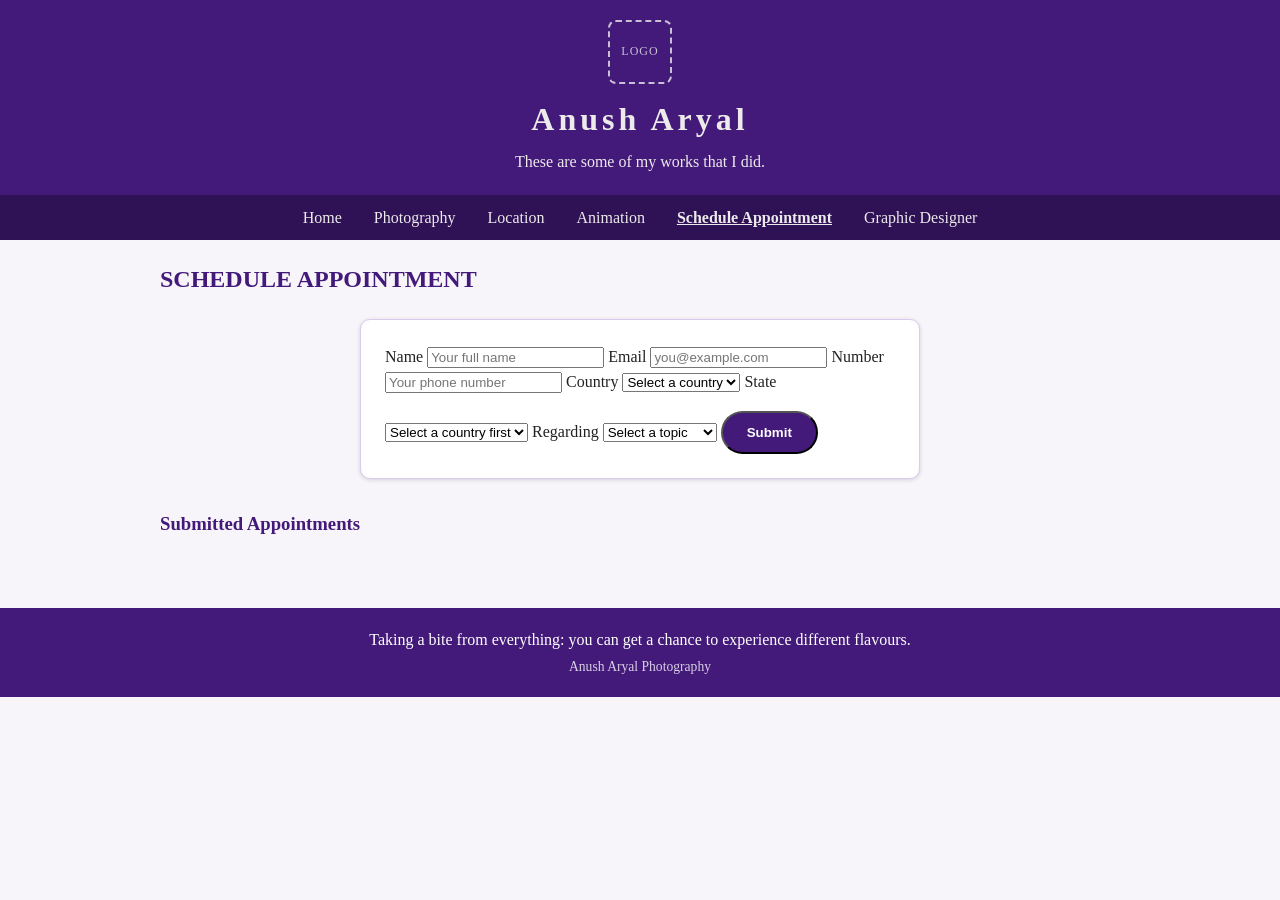
<file: schedule.html>
<!-- Anush Aryal Web Dev -->
<!DOCTYPE html>
<html lang="en">
<head>
  <meta charset="UTF-8">
  <meta name="viewport" content="width=device-width, initial-scale=1">
  <title>Schedule Appointment | Anush Aryal</title>
  <link rel="stylesheet" href="Gaming.css">
</head>
<body>

  <header>
    <div class="logo-box" aria-label="Logo placeholder">LOGO</div>
    <h1>Anush Aryal</h1>
    <p>These are some of my works that I did.</p>
  </header>

  <nav>
    <a href="index.html">Home</a>
    <a href="photography.html">Photography</a>
    <a href="location.html">Location</a>
    <a href="animation.html">Animation</a>
    <a href="schedule.html" class="active">Schedule Appointment</a>
    <a href="graphic-designer.html">Graphic Designer</a>
  </nav>

  <main>
    <h2>SCHEDULE APPOINTMENT</h2>

    <form class="appointment-form" id="appointmentForm">
      <label for="name">Name</label>
      <input type="text" id="name" name="name" placeholder="Your full name" required>

      <label for="email">Email</label>
      <input type="email" id="email" name="email" placeholder="you@example.com" required>

      <label for="phone">Number</label>
      <input type="tel" id="phone" name="phone" placeholder="Your phone number" required>

      <label for="country">Country</label>
      <select id="country" name="country" required>
        <option value="" disabled selected>Select a country</option>
        <option value="United States">United States</option>
        <option value="Nepal">Nepal</option>
        <option value="India">India</option>
        <option value="Canada">Canada</option>
        <option value="Other">Other</option>
      </select>

      <label for="state">State</label>
      <select id="state" name="state" required>
        <option value="" disabled selected>Select a country first</option>
      </select>

      <label for="regarding">Regarding</label>
      <select id="regarding" name="regarding" required>
        <option value="" disabled selected>Select a topic</option>
        <option value="Photography">Photography</option>
        <option value="Animation">Animation</option>
        <option value="Graphic Design">Graphic Design</option>
      </select>

      <button type="submit" id="submitBtn" class="cta-button">Submit</button>
    </form>

    <p id="formNote" class="form-note" hidden>Thanks! Your appointment request was added below.</p>

    <h3 class="section-sub">Submitted Appointments</h3>
    <ul id="customerList" class="customer-list"></ul>
  </main>

  <footer>
    <p>Taking a bite from everything: you can get a chance to experience different flavours.</p>
    <p class="credit">Anush Aryal Photography</p>
  </footer>

  <script src="script.js"></script>

</body>
</html>
</file>
<file: Gaming.css>
/* ---------- Base ---------- */
* { box-sizing: border-box; }

body {
  margin: 0;
  font-family: Georgia, "Times New Roman", serif;
  line-height: 1.6;
  color: #222;
  background: #f7f5fa;
}

h2 { color: #43197a; margin-top: 0; }
h3.section-sub { color: #43197a; margin-top: 30px; }

/* ---------- Header (centered) ---------- */
header {
  background-color: #43197a;
  color: #eceaea;
  text-align: center;
  padding: 20px;
}

header h1 {
  margin: 10px 0 4px;
  letter-spacing: 4px;
}

header p { margin: 0; }

.logo-box {
  width: 64px;
  height: 64px;
  margin: 0 auto;
  border: 2px dashed #eceaea;
  border-radius: 8px;
  display: flex;
  align-items: center;
  justify-content: center;
  font-size: 12px;
  letter-spacing: 1px;
  opacity: 0.8;
}

/* ---------- Navigation ---------- */
nav {
  background: #2f1156;
  text-align: center;
  padding: 10px;
}

nav a {
  color: #eceaea;
  text-decoration: none;
  margin: 0 14px;
}

nav a.active { font-weight: bold; text-decoration: underline; }

nav a:hover,
nav a:focus { text-decoration: underline; }

/* ---------- Layout ---------- */
main {
  max-width: 1000px;
  margin: 0 auto;
  padding: 20px;
}

main section { margin-bottom: 40px; }

html { scroll-behavior: smooth; }
section[id] { scroll-margin-top: 20px; }

/* ---------- Hero image ---------- */
.java img {
  width: 100%;
  max-width: 900px;
  display: block;
  margin: auto;
  border-radius: 10px;
}

/* ---------- Timeline table ---------- */
table {
  width: 100%;
  border-collapse: collapse;
  background: #fff;
}

th, td {
  border: 1px solid #000;
  padding: 8px;
  text-align: center;
}

th { background: #e9def7; }

/* ---------- Photo gallery ---------- */
.gallery {
  display: grid;
  grid-template-columns: repeat(2, 1fr);
  gap: 16px;
}

.gallery figure { margin: 0; }

.gallery img {
  width: 100%;
  height: 340px;
  object-fit: cover;
  display: block;
  border-radius: 10px;
}

.gallery figcaption {
  text-align: center;
  padding-top: 6px;
  font-style: italic;
}

/* Bigger gallery page: 3 columns on wide screens */
.gallery.gallery-wide {
  grid-template-columns: repeat(3, 1fr);
}

/* ---------- Video and map (responsive) ---------- */
.video-wrap,
.map-wrap {
  position: relative;
  width: 100%;
  border-radius: 10px;
  overflow: hidden;
}

.video-wrap { aspect-ratio: 16 / 9; }
.map-wrap   { aspect-ratio: 4 / 3; }

.video-wrap iframe,
.map-wrap iframe {
  position: absolute;
  inset: 0;
  width: 100%;
  height: 100%;
  border: 0;
}

.videos {
  display: grid;
  grid-template-columns: repeat(2, 1fr);
  gap: 16px;
}
.videos figure { margin: 0; }
.videos figcaption {
  text-align: center;
  padding-top: 6px;
  font-style: italic;
}

.extras { text-align: center; }

/* ---------- Buttons: link to other pages ---------- */
.button-grid {
  display: grid;
  grid-template-columns: repeat(auto-fit, minmax(160px, 1fr));
  gap: 16px;
  margin-top: 16px;
}

.picture-button {
  display: block;
  text-decoration: none;
  color: inherit;
  background: #fff;
  border-radius: 10px;
  overflow: hidden;
  box-shadow: 0 1px 4px rgba(0,0,0,0.15);
  transition: transform 0.15s ease, box-shadow 0.15s ease;
}

.picture-button:hover,
.picture-button:focus {
  transform: translateY(-3px);
  box-shadow: 0 4px 10px rgba(0,0,0,0.2);
}

.picture-button img {
  width: 100%;
  height: 160px;
  object-fit: cover;
  display: block;
}

.picture-button span {
  display: block;
  text-align: center;
  padding: 10px;
  font-weight: bold;
  color: #43197a;
}

.cta-button {
  display: inline-block;
  background: #43197a;
  color: #fff;
  text-decoration: none;
  padding: 12px 24px;
  border-radius: 999px;
  font-weight: bold;
  margin-top: 16px;
}

.cta-button:hover,
.cta-button:focus { background: #2f1156; }

.cta-wrap { text-align: center; }

/* Plain text/icon buttons used on the home page for Location / Graphic Designer */
.text-button {
  display: block;
  text-decoration: none;
  color: #43197a;
  background: #fff;
  border: 2px solid #43197a;
  border-radius: 10px;
  padding: 30px 10px;
  text-align: center;
  font-weight: bold;
  font-size: 1.1rem;
  transition: background 0.15s ease, color 0.15s ease;
}

.text-button:hover,
.text-button:focus {
  background: #43197a;
  color: #fff;
}

/* ---------- Placeholder boxes (for content not uploaded yet) ---------- */
.placeholder-box {
  border: 2px dashed #a58bcf;
  border-radius: 10px;
  padding: 40px 20px;
  text-align: center;
  color: #6b4d9c;
  background: #efe7fa;
}

/* ---------- Footer ---------- */
footer {
  background-color: #43197a;
  color: white;
  text-align: center;
  padding: 15px;
  margin-top: 30px;
}

footer p { margin: 4px 0; }
.credit { font-size: 0.85rem; opacity: 0.8; }

/* ---------- Mobile: stack photos in one column ---------- */
@media (max-width: 600px) {
  .gallery,
  .gallery.gallery-wide,
  .videos { grid-template-columns: 1fr; }
  .gallery img { height: 260px; }
}

/* ---------- Schedule appointment form ---------- */
.appointment-form {
  max-width: 560px;
  margin: 0 auto;
  background: #fff;
  border: 1px solid #d9cbee;
  border-radius: 10px;
  padding: 24px;
  box-shadow: 0 1px 4px rgba(0,0,0,0.15);
}

.form-intro { text-align: center; margin-bottom: 20px; }

.form-field { margin-bottom: 18px; }

.form-field label {
  display: block;
  font-weight: bold;
  color: #43197a;
  margin-bottom: 6px;
}

/* Everything the visitor types or picks shows in black */
.form-field input,
.form-field select {
  width: 100%;
  padding: 10px 12px;
  font-family: inherit;
  font-size: 1rem;
  color: #000;
  background: #fff;
  border: 2px solid #a58bcf;
  border-radius: 8px;
}

.form-field select option { color: #000; background: #fff; }

.form-field input::placeholder { color: #6f6f6f; }

.form-field input:focus,
.form-field select:focus {
  outline: 3px solid #e9def7;
  border-color: #43197a;
}

.form-field select:disabled { background: #f0ecf6; cursor: not-allowed; }

.submit-button {
  width: 100%;
  background: #43197a;
  color: #fff;
  border: 0;
  border-radius: 999px;
  padding: 12px 24px;
  font-family: inherit;
  font-size: 1rem;
  font-weight: bold;
  cursor: pointer;
}

.submit-button:hover,
.submit-button:focus { background: #2f1156; }

.form-message {
  display: none;
  margin-top: 16px;
  padding: 12px;
  border-radius: 8px;
  background: #e9def7;
  color: #2f1156;
  text-align: center;
}

.form-message.show { display: block; }
</file>
